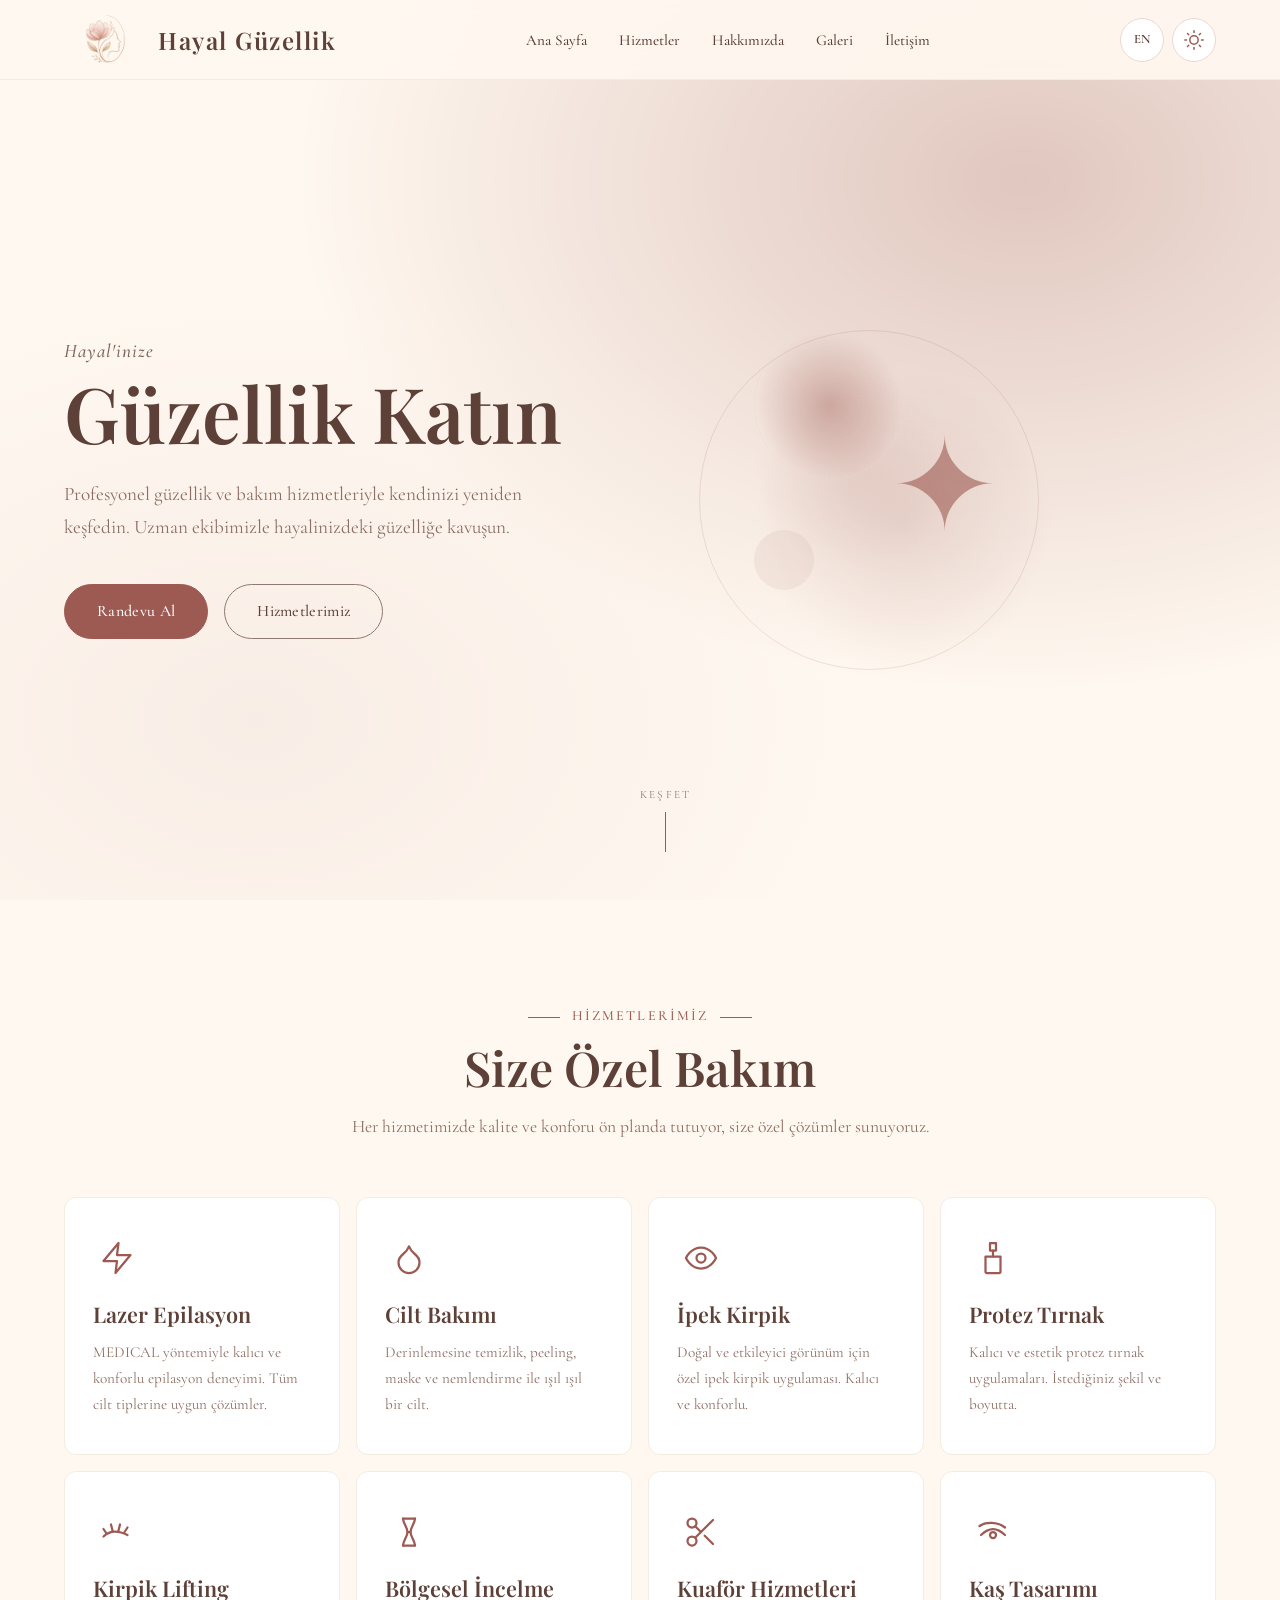
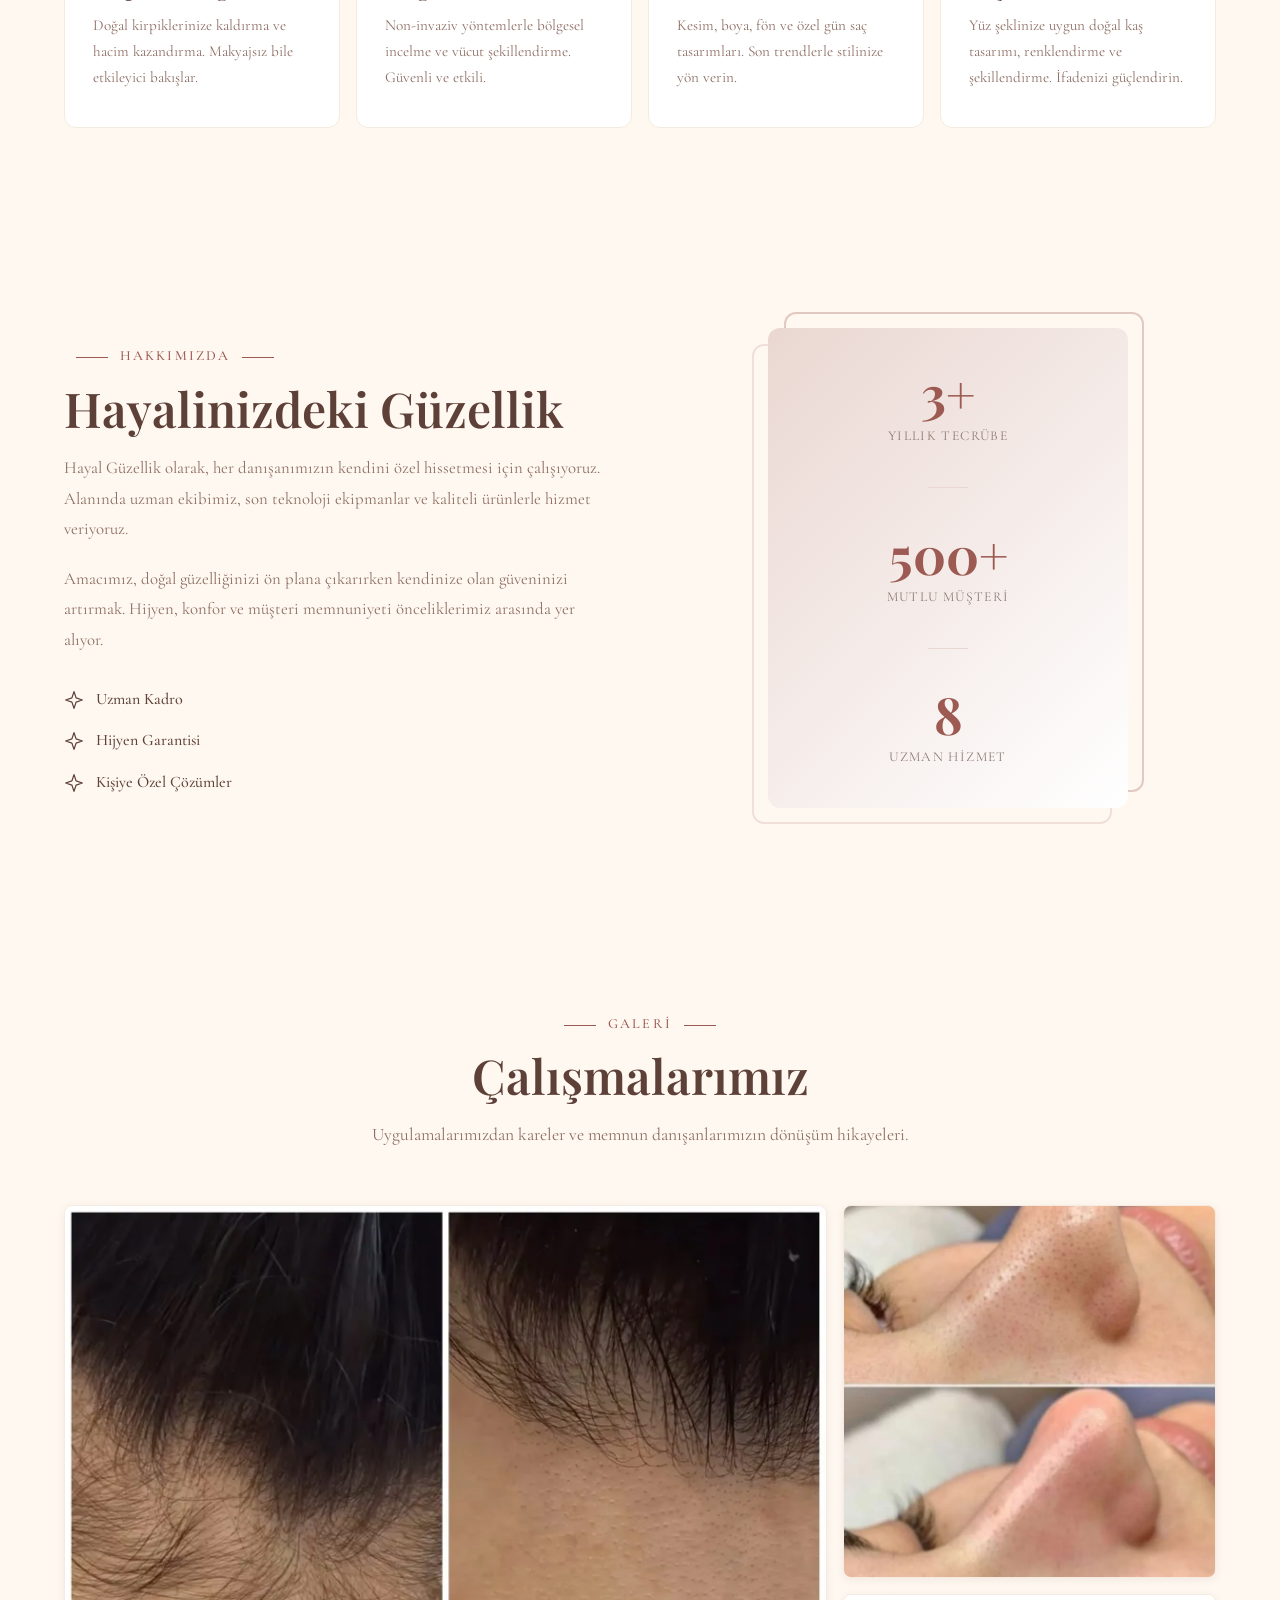
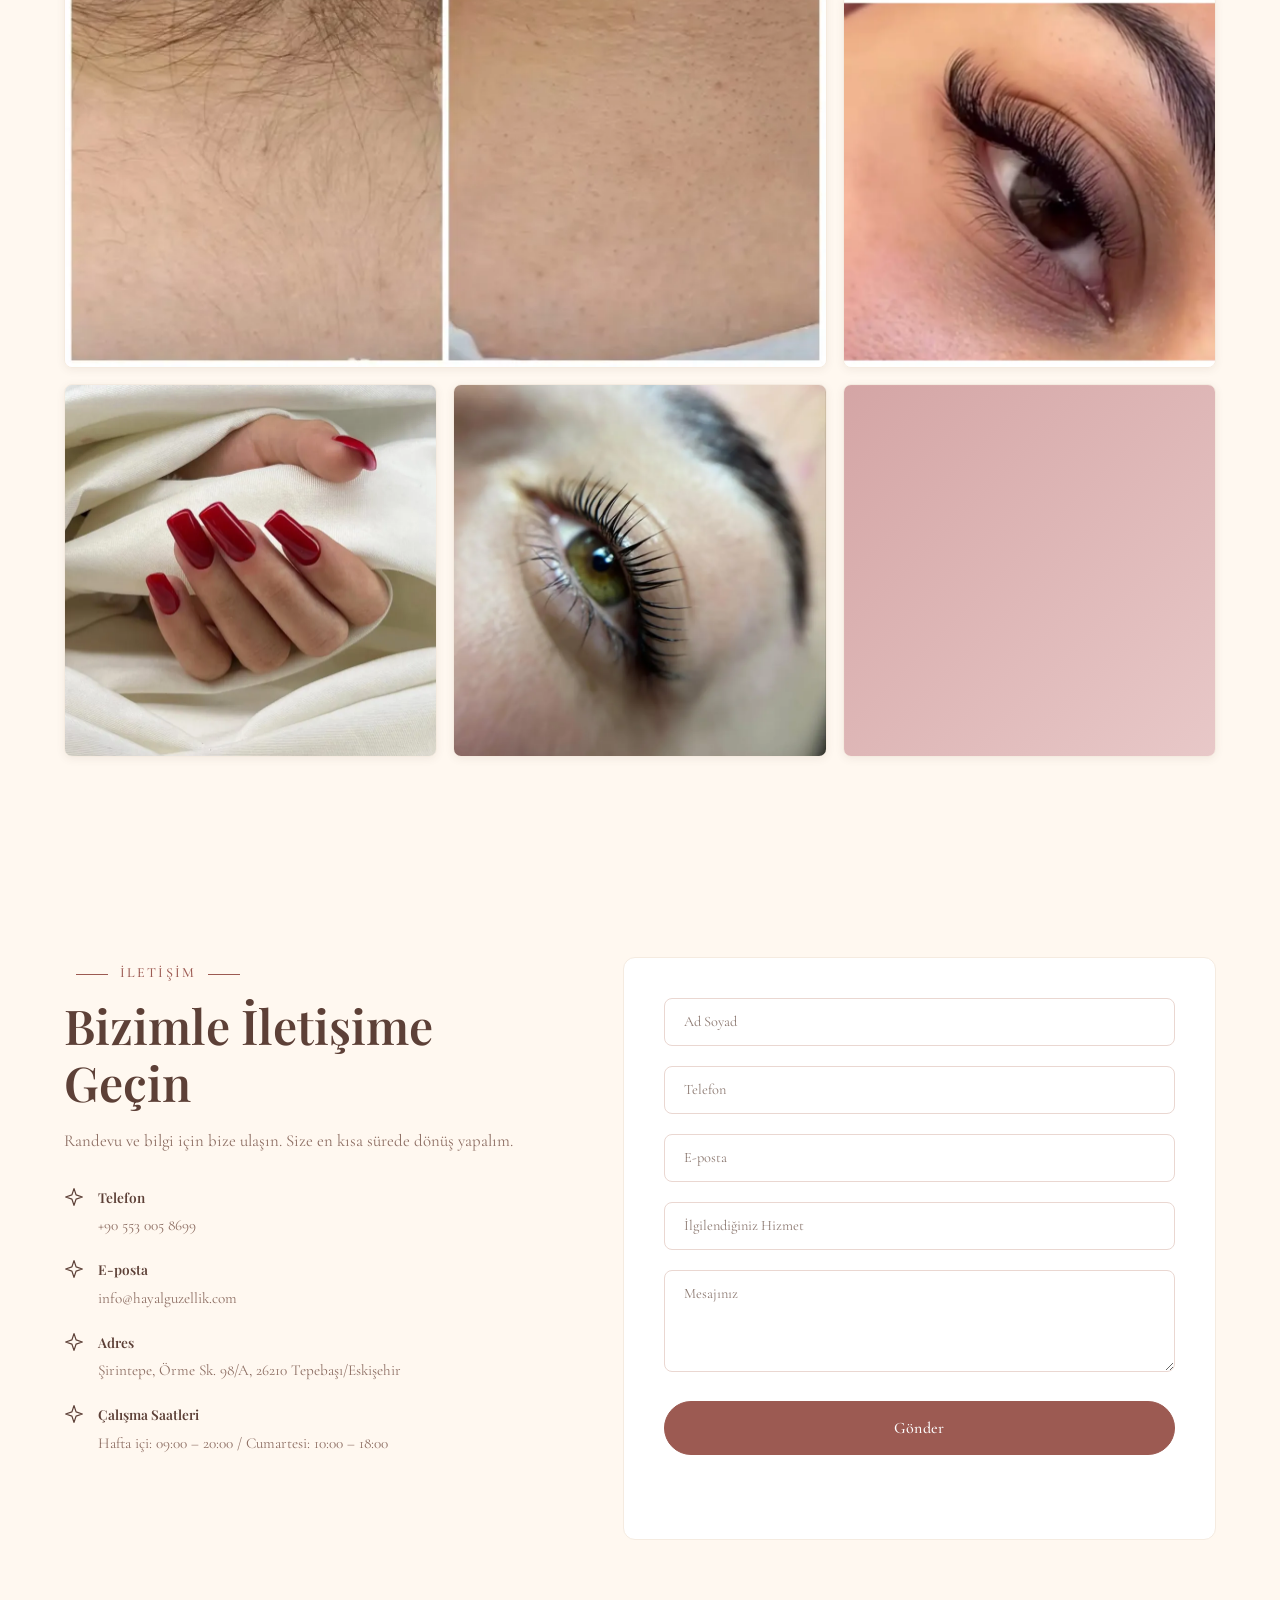
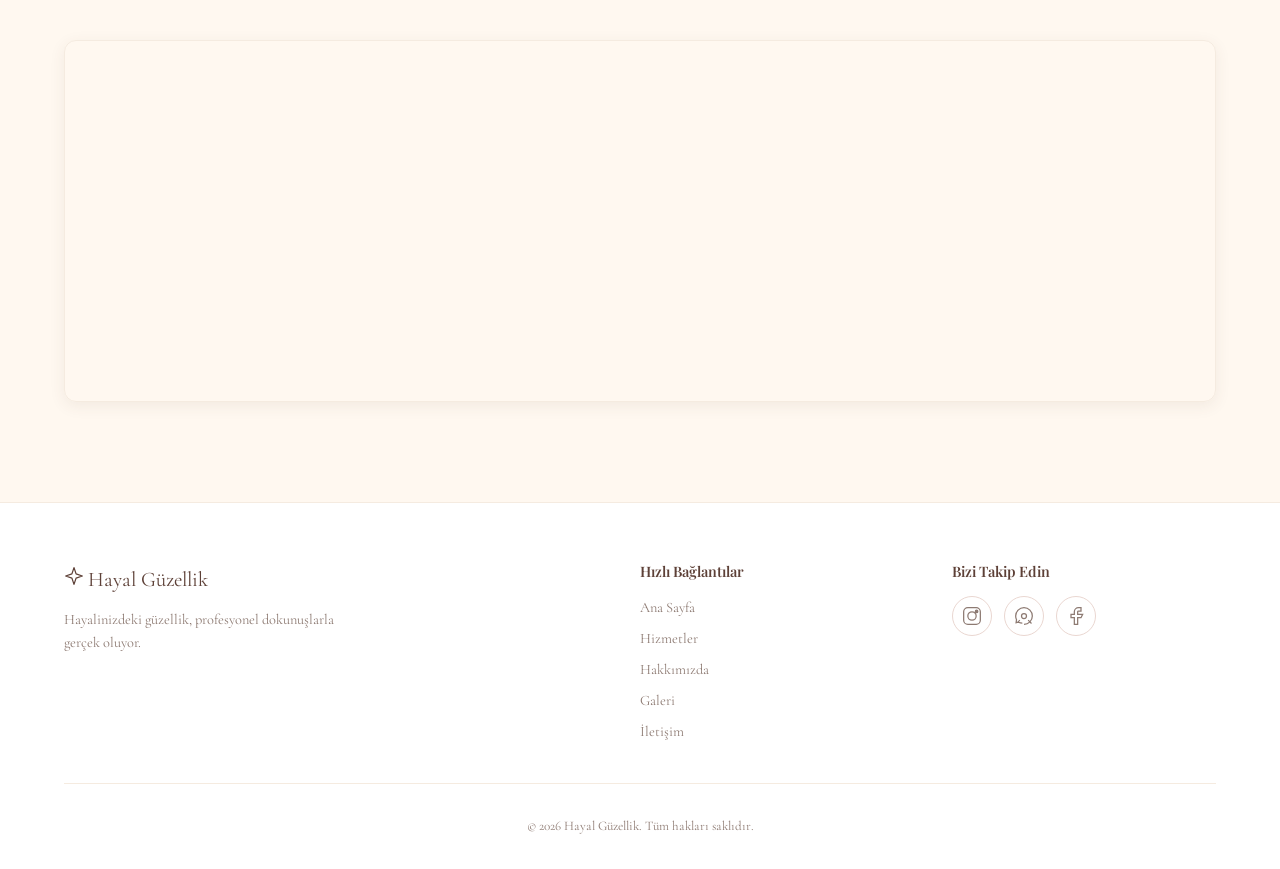
<file: index.html>
<!DOCTYPE html>
<html lang="tr" data-theme="light">

<head>
  <meta charset="UTF-8">
  <meta name="viewport" content="width=device-width, initial-scale=1.0">
  <meta name="description"
    content="Hayal Güzellik — Profesyonel lazer epilasyon, cilt bakımı, ipek kirpik, protez tırnak, kirpik lifting, bölgesel incelme ve kuaför hizmetleri. İstanbul'da güzellik ve bakımın adresi.">
  <meta name="theme-color" content="#FFF8F0">
  <meta name="robots" content="index, follow">
  <title>Hayal Güzellik | Profesyonel Güzellik &amp; Bakım</title>
  <link rel="icon" type="image/svg+xml" href="assets/icons/favicon.svg">
  <link rel="preconnect" href="https://fonts.googleapis.com">
  <link rel="preconnect" href="https://fonts.gstatic.com" crossorigin>
  <link
    href="https://fonts.googleapis.com/css2?family=Playfair+Display:ital,wght@0,400;0,500;0,600;0,700;1,400;1,500&family=Cormorant+Garamond:ital,wght@0,300;0,400;0,500;0,600;1,300;1,400;1,500&display=swap"
    rel="stylesheet">
  <link rel="stylesheet" href="assets/css/style.css">
  <link rel="alternate" href="en.html" hreflang="en">
  <!-- PERFORMANS: Google Maps ve iletişim formu API'sine önceden bağlan -->
  <link rel="preconnect" href="https://maps.google.com">
  <link rel="preconnect" href="https://api.web3forms.com">
  <link rel="dns-prefetch" href="https://maps.google.com">
  <link rel="dns-prefetch" href="https://api.web3forms.com">
  <!-- PERFORMANS: Logo önceden yüklenir (ilk ekranda görünür) -->
  <link rel="preload" href="assets/icons/logo.webp" as="image" type="image/webp">
</head>

<body>

  <a href="#main-content" class="skip-link">İçeriğe atla</a>

  <header class="header">
    <div class="header__inner container">
      <a href="#" class="logo" aria-label="Hayal Güzellik Ana Sayfa">
        <img src="assets/icons/logo.webp" alt="" class="logo__img" aria-hidden="true" width="200" height="200">
        <span class="logo__text">Hayal Güzellik</span>
      </a>
      <nav class="nav" aria-label="Ana menü">
        <ul class="nav__list" id="navList">
          <li class="nav__item"><a href="#hero" class="nav__link">Ana Sayfa</a></li>
          <li class="nav__item"><a href="#services" class="nav__link">Hizmetler</a></li>
          <li class="nav__item"><a href="#about" class="nav__link">Hakkımızda</a></li>
          <li class="nav__item"><a href="#gallery" class="nav__link">Galeri</a></li>
          <li class="nav__item"><a href="#contact" class="nav__link">İletişim</a></li>
        </ul>
      </nav>
      <div class="header__actions">
        <a href="en.html" class="lang-toggle" title="English" aria-label="Switch to English">EN</a>
        <button class="theme-toggle" id="themeToggle" aria-label="Tema değiştir" title="Tema değiştir">
          <svg class="theme-toggle__icon theme-toggle__sun" width="20" height="20" viewBox="0 0 24 24" fill="none"
            stroke="currentColor" stroke-width="1.8" stroke-linecap="round" aria-hidden="true">
            <circle cx="12" cy="12" r="5" />
            <path
              d="M12 1v2M12 21v2M4.22 4.22l1.42 1.42M18.36 18.36l1.42 1.42M1 12h2M21 12h2M4.22 19.78l1.42-1.42M18.36 5.64l1.42-1.42" />
          </svg>
          <svg class="theme-toggle__icon theme-toggle__moon" width="20" height="20" viewBox="0 0 24 24" fill="none"
            stroke="currentColor" stroke-width="1.8" stroke-linecap="round" aria-hidden="true">
            <path d="M21 12.79A9 9 0 1 1 11.21 3 7 7 0 0 0 21 12.79z" />
          </svg>
        </button>
        <button class="nav-toggle" id="navToggle" aria-label="Menüyü aç/kapa" aria-expanded="false">
          <span class="nav-toggle__bar" aria-hidden="true"></span>
          <span class="nav-toggle__bar" aria-hidden="true"></span>
          <span class="nav-toggle__bar" aria-hidden="true"></span>
        </button>
      </div>
    </div>
  </header>

  <main id="main-content">
    <section class="hero" id="hero" aria-label="Hoş Geldiniz">
      <div class="hero__bg" aria-hidden="true"></div>
      <div class="hero__inner container">
        <div class="hero__content">
          <h1 class="hero__title">
            <span class="hero__title-sub">Hayal'inize</span>
            <span class="hero__title-main">Güzellik Katın</span>
          </h1>
          <p class="hero__desc">Profesyonel güzellik ve bakım hizmetleriyle kendinizi yeniden keşfedin. Uzman ekibimizle
            hayalinizdeki güzelliğe kavuşun.</p>
          <div class="hero__actions">
            <a href="#contact" class="btn btn--primary">Randevu Al</a>
            <a href="#services" class="btn btn--ghost">Hizmetlerimiz</a>
          </div>
        </div>
        <div class="hero__visual" aria-hidden="true">
          <div class="hero__shape"></div>
          <div class="hero__shape hero__shape--2"></div>
          <div class="hero__shape hero__shape--3"></div>
          <div class="hero__shape hero__shape--4"></div>
          <div class="hero__ring"></div>
          <div class="hero__ornament">✦</div>
        </div>
      </div>
      <div class="hero__scroll" aria-hidden="true">
        <span class="hero__scroll-text">Keşfet</span>
        <span class="hero__scroll-line"></span>
      </div>
    </section>

    <section class="services section" id="services" aria-labelledby="services-title">
      <div class="container">
        <div class="section__header">
          <span class="section__label">Hizmetlerimiz</span>
          <h2 class="section__title" id="services-title">Size Özel Bakım</h2>
          <p class="section__desc">Her hizmetimizde kalite ve konforu ön planda tutuyor, size özel çözümler sunuyoruz.
          </p>
        </div>
        <div class="services__grid">
          <!-- Lazer Epilasyon -->
          <article class="service-card" tabindex="0">
            <div class="service-card__icon" aria-hidden="true">
              <svg width="36" height="36">
                <use href="#icon-lazer"></use>
              </svg>
            </div>
            <h3 class="service-card__title">Lazer Epilasyon</h3>
            <p class="service-card__desc">MEDICAL yöntemiyle kalıcı ve konforlu epilasyon deneyimi. Tüm cilt tiplerine
              uygun çözümler.</p>
          </article>

          <!-- Cilt Bakımı -->
          <article class="service-card" tabindex="0">
            <div class="service-card__icon" aria-hidden="true">
              <svg width="36" height="36">
                <use href="#icon-cilt"></use>
              </svg>
            </div>
            <h3 class="service-card__title">Cilt Bakımı</h3>
            <p class="service-card__desc">Derinlemesine temizlik, peeling, maske ve nemlendirme ile ışıl ışıl bir cilt.
            </p>
          </article>

          <!-- İpek Kirpik -->
          <article class="service-card" tabindex="0">
            <div class="service-card__icon" aria-hidden="true">
              <svg width="36" height="36">
                <use href="#icon-kirpik"></use>
              </svg>
            </div>
            <h3 class="service-card__title">İpek Kirpik</h3>
            <p class="service-card__desc">Doğal ve etkileyici görünüm için özel ipek kirpik uygulaması. Kalıcı ve
              konforlu.</p>
          </article>

          <!-- Protez Tırnak -->
          <article class="service-card" tabindex="0">
            <div class="service-card__icon" aria-hidden="true">
              <svg width="36" height="36">
                <use href="#icon-tirnak"></use>
              </svg>
            </div>
            <h3 class="service-card__title">Protez Tırnak</h3>
            <p class="service-card__desc">Kalıcı ve estetik protez tırnak uygulamaları. İstediğiniz şekil ve boyutta.
            </p>
          </article>

          <!-- Kirpik Lifting -->
          <article class="service-card" tabindex="0">
            <div class="service-card__icon" aria-hidden="true">
              <svg width="36" height="36">
                <use href="#icon-lifting"></use>
              </svg>
            </div>
            <h3 class="service-card__title">Kirpik Lifting</h3>
            <p class="service-card__desc">Doğal kirpiklerinize kaldırma ve hacim kazandırma. Makyajsız bile etkileyici
              bakışlar.</p>
          </article>

          <!-- Bölgesel İncelme -->
          <article class="service-card" tabindex="0">
            <div class="service-card__icon" aria-hidden="true">
              <svg width="36" height="36">
                <use href="#icon-incelme"></use>
              </svg>
            </div>
            <h3 class="service-card__title">Bölgesel İncelme</h3>
            <p class="service-card__desc">Non-invaziv yöntemlerle bölgesel incelme ve vücut şekillendirme. Güvenli ve
              etkili.</p>
          </article>

          <!-- Kuaför Hizmetleri -->
          <article class="service-card" tabindex="0">
            <div class="service-card__icon" aria-hidden="true">
              <svg width="36" height="36">
                <use href="#icon-kuafor"></use>
              </svg>
            </div>
            <h3 class="service-card__title">Kuaför Hizmetleri</h3>
            <p class="service-card__desc">Kesim, boya, fön ve özel gün saç tasarımları. Son trendlerle stilinize yön
              verin.</p>
          </article>

          <!-- Kaş Tasarımı -->
          <article class="service-card" tabindex="0">
            <div class="service-card__icon" aria-hidden="true">
              <svg width="36" height="36">
                <use href="#icon-kas"></use>
              </svg>
            </div>
            <h3 class="service-card__title">Kaş Tasarımı</h3>
            <p class="service-card__desc">Yüz şeklinize uygun doğal kaş tasarımı, renklendirme ve şekillendirme.
              İfadenizi güçlendirin.</p>
          </article>
        </div>
      </div>
    </section>

    <section class="about section" id="about" aria-labelledby="about-title">
      <div class="container">
        <div class="about__inner">
          <div class="about__content">
            <span class="section__label">Hakkımızda</span>
            <h2 class="section__title" id="about-title">Hayalinizdeki Güzellik</h2>
            <p class="about__text">Hayal Güzellik olarak, her danışanımızın kendini özel hissetmesi için çalışıyoruz.
              Alanında uzman ekibimiz, son teknoloji ekipmanlar ve kaliteli ürünlerle hizmet veriyoruz.</p>
            <p class="about__text">Amacımız, doğal güzelliğinizi ön plana çıkarırken kendinize olan güveninizi artırmak.
              Hijyen, konfor ve müşteri memnuniyeti önceliklerimiz arasında yer alıyor.</p>
            <div class="about__features">
              <div class="about__feature">
                <svg class="icon-sparkle" width="20" height="20" viewBox="0 0 24 24" fill="none" stroke="currentColor"
                  stroke-width="1.5" stroke-linecap="round" stroke-linejoin="round" aria-hidden="true">
                  <path d="M12 2L14.5 9.5L22 12L14.5 14.5L12 22L9.5 14.5L2 12L9.5 9.5L12 2Z" />
                </svg>
                <span>Uzman Kadro</span>
              </div>
              <div class="about__feature">
                <svg class="icon-sparkle" width="20" height="20" viewBox="0 0 24 24" fill="none" stroke="currentColor"
                  stroke-width="1.5" stroke-linecap="round" stroke-linejoin="round" aria-hidden="true">
                  <path d="M12 2L14.5 9.5L22 12L14.5 14.5L12 22L9.5 14.5L2 12L9.5 9.5L12 2Z" />
                </svg>
                <span>Hijyen Garantisi</span>
              </div>
              <div class="about__feature">
                <svg class="icon-sparkle" width="20" height="20" viewBox="0 0 24 24" fill="none" stroke="currentColor"
                  stroke-width="1.5" stroke-linecap="round" stroke-linejoin="round" aria-hidden="true">
                  <path d="M12 2L14.5 9.5L22 12L14.5 14.5L12 22L9.5 14.5L2 12L9.5 9.5L12 2Z" />
                </svg>
                <span>Kişiye Özel Çözümler</span>
              </div>
            </div>
          </div>
          <div class="about__visual" aria-hidden="true">
            <div class="about__stats">
              <div class="about__deco"></div>
              <div class="about__deco about__deco--2"></div>
              <div class="about__stat">
                <span class="about__stat-number">3+</span>
                <span class="about__stat-label">Yıllık Tecrübe</span>
              </div>
              <div class="about__stat-divider"></div>
              <div class="about__stat">
                <span class="about__stat-number">500+</span>
                <span class="about__stat-label">Mutlu Müşteri</span>
              </div>
              <div class="about__stat-divider"></div>
              <div class="about__stat">
                <span class="about__stat-number">8</span>
                <span class="about__stat-label">Uzman Hizmet</span>
              </div>
            </div>
          </div>
        </div>
      </div>
    </section>

    <section class="gallery section" id="gallery" aria-labelledby="gallery-title">
      <div class="container">
        <div class="section__header">
          <span class="section__label">Galeri</span>
          <h2 class="section__title" id="gallery-title">Çalışmalarımız</h2>
          <p class="section__desc">Uygulamalarımızdan kareler ve memnun danışanlarımızın dönüşüm hikayeleri.</p>
        </div>
        <div class="gallery__grid">
          <!-- PERFORMANS: width/height ve loading="lazy" sayfa yüklenirken
               resimlerin yerini sabitler (CLS'yi önler) ve ekranda görünene kadar
               yüklenmezler -->
          <figure class="gallery__item gallery__item--wide" tabindex="0">
            <img class="gallery__img" src="assets/img/optimized/lazer.webp" alt="Lazer epilasyon uygulaması öncesi ve sonrası" width="800" height="800" loading="lazy" decoding="async">
            <figcaption class="gallery__caption">Lazer Epilasyon</figcaption>
          </figure>
          <figure class="gallery__item" tabindex="0">
            <img class="gallery__img" src="assets/img/optimized/ciltbakimi.webp" alt="Cilt bakımı uygulaması" width="400" height="400" loading="lazy" decoding="async">
            <figcaption class="gallery__caption">Cilt Bakımı</figcaption>
          </figure>
          <figure class="gallery__item" tabindex="0">
            <img class="gallery__img" src="assets/img/optimized/ipek_kirpik.webp" alt="İpek kirpik uygulaması" width="400" height="400" loading="lazy" decoding="async">
            <figcaption class="gallery__caption">İpek Kirpik</figcaption>
          </figure>
          <figure class="gallery__item" tabindex="0">
            <img class="gallery__img" src="assets/img/optimized/protez_tirnak.webp" alt="Protez tırnak tasarımı" width="400" height="400" loading="lazy" decoding="async">
            <figcaption class="gallery__caption">Protez Tırnak</figcaption>
          </figure>
          <figure class="gallery__item" tabindex="0">
            <img class="gallery__img" src="assets/img/optimized/kirpik_lifting.webp" alt="Kirpik lifting uygulaması" width="400" height="400" loading="lazy" decoding="async">
            <figcaption class="gallery__caption">Kirpik Lifting</figcaption>
          </figure>
          <figure class="gallery__item" tabindex="0">
            <div class="gallery__img" style="background-image: linear-gradient(135deg, #D4A5A5 0%, #E8C8C8 100%);"
              role="img" aria-label="Saç tasarımı ve kuaför hizmeti"></div>
            <figcaption class="gallery__caption">Kuaför</figcaption>
          </figure>

        </div>
      </div>
    </section>

    <section class="contact section" id="contact" aria-labelledby="contact-title">
      <div class="container">
        <div class="contact__inner">
          <div class="contact__info">
            <span class="section__label">İletişim</span>
            <h2 class="section__title" id="contact-title">Bizimle İletişime Geçin</h2>
            <p class="contact__text">Randevu ve bilgi için bize ulaşın. Size en kısa sürede dönüş yapalım.</p>
            <div class="contact__details">
              <div class="contact__detail">
                <svg class="icon-sparkle" width="20" height="20" viewBox="0 0 24 24" fill="none" stroke="currentColor"
                  stroke-width="1.5" stroke-linecap="round" stroke-linejoin="round" aria-hidden="true">
                  <path d="M12 2L14.5 9.5L22 12L14.5 14.5L12 22L9.5 14.5L2 12L9.5 9.5L12 2Z" />
                </svg>
                <div>
                  <strong>Telefon</strong>
                  <a href="tel:+905530058699" class="contact__link">+90 553 005 8699</a>
                </div>
              </div>
              <div class="contact__detail">
                <svg class="icon-sparkle" width="20" height="20" viewBox="0 0 24 24" fill="none" stroke="currentColor"
                  stroke-width="1.5" stroke-linecap="round" stroke-linejoin="round" aria-hidden="true">
                  <path d="M12 2L14.5 9.5L22 12L14.5 14.5L12 22L9.5 14.5L2 12L9.5 9.5L12 2Z" />
                </svg>
                <div>
                  <strong>E-posta</strong>
                  <a href="mailto:info@hayalguzellik.com" class="contact__link">info@hayalguzellik.com</a>
                </div>
              </div>
              <div class="contact__detail">
                <svg class="icon-sparkle" width="20" height="20" viewBox="0 0 24 24" fill="none" stroke="currentColor"
                  stroke-width="1.5" stroke-linecap="round" stroke-linejoin="round" aria-hidden="true">
                  <path d="M12 2L14.5 9.5L22 12L14.5 14.5L12 22L9.5 14.5L2 12L9.5 9.5L12 2Z" />
                </svg>
                <div>
                  <strong>Adres</strong>
                  <span>Şirintepe, Örme Sk. 98/A, 26210 Tepebaşı/Eskişehir</span>
                </div>
              </div>
              <div class="contact__detail">
                <svg class="icon-sparkle" width="20" height="20" viewBox="0 0 24 24" fill="none" stroke="currentColor"
                  stroke-width="1.5" stroke-linecap="round" stroke-linejoin="round" aria-hidden="true">
                  <path d="M12 2L14.5 9.5L22 12L14.5 14.5L12 22L9.5 14.5L2 12L9.5 9.5L12 2Z" />
                </svg>
                <div>
                  <strong>Çalışma Saatleri</strong>
                  <span>Hafta içi: 09:00 – 20:00 / Cumartesi: 10:00 – 18:00</span>
                </div>
              </div>
            </div>
          </div>
          <div class="contact__form-wrapper">
            <form class="contact__form" id="contactForm" action="https://api.web3forms.com/submit" method="POST">
              <input type="hidden" name="access_key" value="YOUR_ACCESS_KEY_HERE">
              <input type="hidden" name="subject" value="Hayal Güzellik - Web Sitesi İletişim Formu">
              <input type="checkbox" name="botcheck" class="contact__hp" tabindex="-1" aria-hidden="true">
              <div class="contact__form-group">
                <label for="name" class="contact__label">Ad Soyad</label>
                <input type="text" id="name" name="name" class="contact__input" required placeholder=" ">
              </div>
              <div class="contact__form-group">
                <label for="phone" class="contact__label">Telefon</label>
                <input type="tel" id="phone" name="phone" class="contact__input" required placeholder=" ">
              </div>
              <div class="contact__form-group">
                <label for="email" class="contact__label">E-posta</label>
                <input type="email" id="email" name="email" class="contact__input" required placeholder=" ">
              </div>
              <div class="contact__form-group">
                <label for="service" class="contact__label">İlgilendiğiniz Hizmet</label>
                <select id="service" name="service" class="contact__input contact__select" required>
                  <option value="" disabled selected hidden></option>
                  <option value="Lazer Epilasyon">Lazer Epilasyon</option>
                  <option value="Cilt Bakımı">Cilt Bakımı</option>
                  <option value="İpek Kirpik">İpek Kirpik</option>
                  <option value="Protez Tırnak">Protez Tırnak</option>
                  <option value="Kirpik Lifting">Kirpik Lifting</option>
                  <option value="Bölgesel İncelme">Bölgesel İncelme</option>
                  <option value="Kuaför Hizmetleri">Kuaför Hizmetleri</option>
                  <option value="Kaş Tasarımı">Kaş Tasarımı</option>
                  <option value="Diğer">Diğer</option>
                </select>
              </div>
              <div class="contact__form-group contact__form-group--full">
                <label for="message" class="contact__label">Mesajınız</label>
                <textarea id="message" name="message" class="contact__input contact__textarea" rows="4" required
                  placeholder=" "></textarea>
              </div>
              <button type="submit" class="btn btn--primary contact__submit">Gönder</button>
              <p class="contact__form-status" id="formStatus" role="status" aria-live="polite"></p>
            </form>
          </div>
        </div>
      </div>
    </section>

    <section class="map section" id="map" aria-label="Konum">
      <div class="container">
        <div class="map__wrapper">
          <iframe
            src="https://maps.google.com/maps?q=%C5%9Eirintepe%2C%20%C3%96rme%20Sk.%2098%2FA%2C%2026210%20Tepeba%C5%9F%C4%B1%2FEski%C5%9Fehir&output=embed"
            class="map__iframe"
            allowfullscreen
            loading="lazy"
            referrerpolicy="no-referrer-when-downgrade"
            title="Hayal Güzellik konumu">
          </iframe>
        </div>
      </div>
    </section>
  </main>

  <footer class="footer">
    <div class="container">
      <div class="footer__inner">
        <div class="footer__brand">
          <svg class="icon-sparkle" width="20" height="20" viewBox="0 0 24 24" fill="none" stroke="currentColor"
            stroke-width="1.5" stroke-linecap="round" stroke-linejoin="round" aria-hidden="true">
            <path d="M12 2L14.5 9.5L22 12L14.5 14.5L12 22L9.5 14.5L2 12L9.5 9.5L12 2Z" />
          </svg>
          <span class="logo__text">Hayal Güzellik</span>
          <p class="footer__tagline">Hayalinizdeki güzellik, profesyonel dokunuşlarla gerçek oluyor.</p>
        </div>
        <div class="footer__nav">
          <h4 class="footer__heading">Hızlı Bağlantılar</h4>
          <nav aria-label="Alt menü">
            <ul class="footer__list">
              <li><a href="#hero" class="footer__link">Ana Sayfa</a></li>
              <li><a href="#services" class="footer__link">Hizmetler</a></li>
              <li><a href="#about" class="footer__link">Hakkımızda</a></li>
              <li><a href="#gallery" class="footer__link">Galeri</a></li>
              <li><a href="#contact" class="footer__link">İletişim</a></li>
            </ul>
          </nav>
        </div>

        <div class="footer__social">
          <h4 class="footer__heading">Bizi Takip Edin</h4>
          <div class="footer__social-links">
            <a href="https://www.instagram.com/hayalguzelliksalonu/" class="footer__social-link" aria-label="Instagram" title="Instagram">
              <svg width="20" height="20" viewBox="0 0 24 24" fill="none" stroke="currentColor" stroke-width="1.5">
                <rect x="2" y="2" width="20" height="20" rx="5" />
                <circle cx="12" cy="12" r="5" />
                <circle cx="17.5" cy="6.5" r="1.5" fill="currentColor" />
              </svg>
            </a>
            <a href="https://wa.me/905530058699" class="footer__social-link" aria-label="WhatsApp" title="WhatsApp">
              <svg width="20" height="20" viewBox="0 0 24 24" fill="none" stroke="currentColor" stroke-width="1.5">
                <path
                  d="M17 17L21 21M4 20L7 17M12 22C17.5228 22 22 17.5228 22 12C22 6.47715 17.5228 2 12 2C6.47715 2 2 6.47715 2 12C2 13.5997 2.37562 15.1116 3.04346 16.4521L2.5 20L5.5479 19.4565C6.88837 20.1244 8.4003 20.5 10 20.5" />
                <circle cx="12" cy="12" r="3" />
              </svg>
            </a>
            <a href="#" class="footer__social-link" aria-label="Facebook" title="Facebook">
              <svg width="20" height="20" viewBox="0 0 24 24" fill="none" stroke="currentColor" stroke-width="1.5">
                <path
                  d="M18 2H15C12.2386 2 10 4.23858 10 7V10H6V14H10V22H14V14H18L20 10H14V7C14 6.44772 14.4477 6 15 6H18V2Z" />
              </svg>
            </a>
          </div>
        </div>
      </div>
      <div class="footer__bottom">
        <p>&copy; 2026 Hayal Güzellik. Tüm hakları saklıdır.</p>
      </div>
    </div>
  </footer>


  <!-- ikonlar (SVG SPRITE) -->
  <svg style="display: none;" aria-hidden="true">
    <!-- Yıldız/Parıltı İkonu -->
    <symbol id="icon-sparkle" viewBox="0 0 24 24" fill="none" stroke="currentColor" stroke-width="1.5"
      stroke-linecap="round" stroke-linejoin="round">
      <path d="M12 2L14.5 9.5L22 12L14.5 14.5L12 22L9.5 14.5L2 12L9.5 9.5L12 2Z" />
    </symbol>

    <!-- Lazer Epilasyon -->
    <symbol id="icon-lazer" viewBox="0 0 24 24" fill="none" stroke="currentColor" stroke-width="1.5"
      stroke-linecap="round" stroke-linejoin="round">
      <polygon points="13 2 3 14 12 14 11 22 21 10 12 10 13 2" />
    </symbol>

    <!-- Cilt Bakımı -->
    <symbol id="icon-cilt" viewBox="0 0 24 24" fill="none" stroke="currentColor" stroke-width="1.5"
      stroke-linecap="round" stroke-linejoin="round">
      <path d="M12 22a7 7 0 0 0 7-7c0-2-1-3.9-3-5.5s-3.5-4-4-5.3c-.5 1.3-2 3.7-4 5.3S5 13 5 15a7 7 0 0 0 7 7z" />
    </symbol>

    <!-- İpek Kirpik -->
    <symbol id="icon-kirpik" viewBox="0 0 24 24" fill="none" stroke="currentColor" stroke-width="1.5"
      stroke-linecap="round" stroke-linejoin="round">
      <path d="M2 12s3-7 10-7 10 7 10 7-3 7-10 7-10-7-10-7Z" />
      <circle cx="12" cy="12" r="3" />
    </symbol>

    <!-- Protez Tırnak -->
    <symbol id="icon-tirnak" viewBox="0 0 24 24" fill="none" stroke="currentColor" stroke-width="1.5"
      stroke-linecap="round" stroke-linejoin="round">
      <path d="M10 2h4v5h-4z" />
      <path d="M12 7v4" />
      <path d="M7 11h10v10a1 1 0 0 1-1 1H8a1 1 0 0 1-1-1z" />
    </symbol>

    <!-- Kirpik Lifting -->
    <symbol id="icon-lifting" viewBox="0 0 24 24" fill="none" stroke="currentColor" stroke-width="1.5"
      stroke-linecap="round" stroke-linejoin="round">
      <path d="M3 15c4-4 10-4 16-1" />
      <path d="M17 12l2-3" />
      <path d="M13 11l1-4" />
      <path d="M9 11l-1-4" />
      <path d="M5 13l-2-3" />
    </symbol>

    <!-- Bölgesel İncelme -->
    <symbol id="icon-incelme" viewBox="0 0 24 24" fill="none" stroke="currentColor" stroke-width="1.5"
      stroke-linecap="round" stroke-linejoin="round">
      <path d="M8 3h8" />
      <path d="M16 3c0 3-3 6-3 9s3 6 3 9" />
      <path d="M8 3c0 3 3 6 3 9s-3 6-3 9" />
      <path d="M8 21h8" />
      <line x1="11" y1="12" x2="13" y2="12" />
    </symbol>

    <!-- Kuaför -->
    <symbol id="icon-kuafor" viewBox="0 0 24 24" fill="none" stroke="currentColor" stroke-width="1.5"
      stroke-linecap="round" stroke-linejoin="round">
      <circle cx="6" cy="6" r="3" />
      <circle cx="6" cy="18" r="3" />
      <line x1="20" y1="4" x2="8.12" y2="15.88" />
      <line x1="14.47" y1="14.48" x2="20" y2="20" />
      <line x1="8.12" y1="8.12" x2="12" y2="12" />
    </symbol>

    <!-- Kaş Tasarımı -->
    <symbol id="icon-kas" viewBox="0 0 24 24" fill="none" stroke="currentColor" stroke-width="1.5" stroke-linecap="round" stroke-linejoin="round">
    <path d="M3 8c4-3 12-3 17 1" />
    <path d="M4 14s4-4 8-4 8 4 8 4" />
    <circle cx="12" cy="14" r="2" />
  </symbol>
  </svg>

  <script src="assets/js/main.js" defer></script>
</body>

</html>
</file>
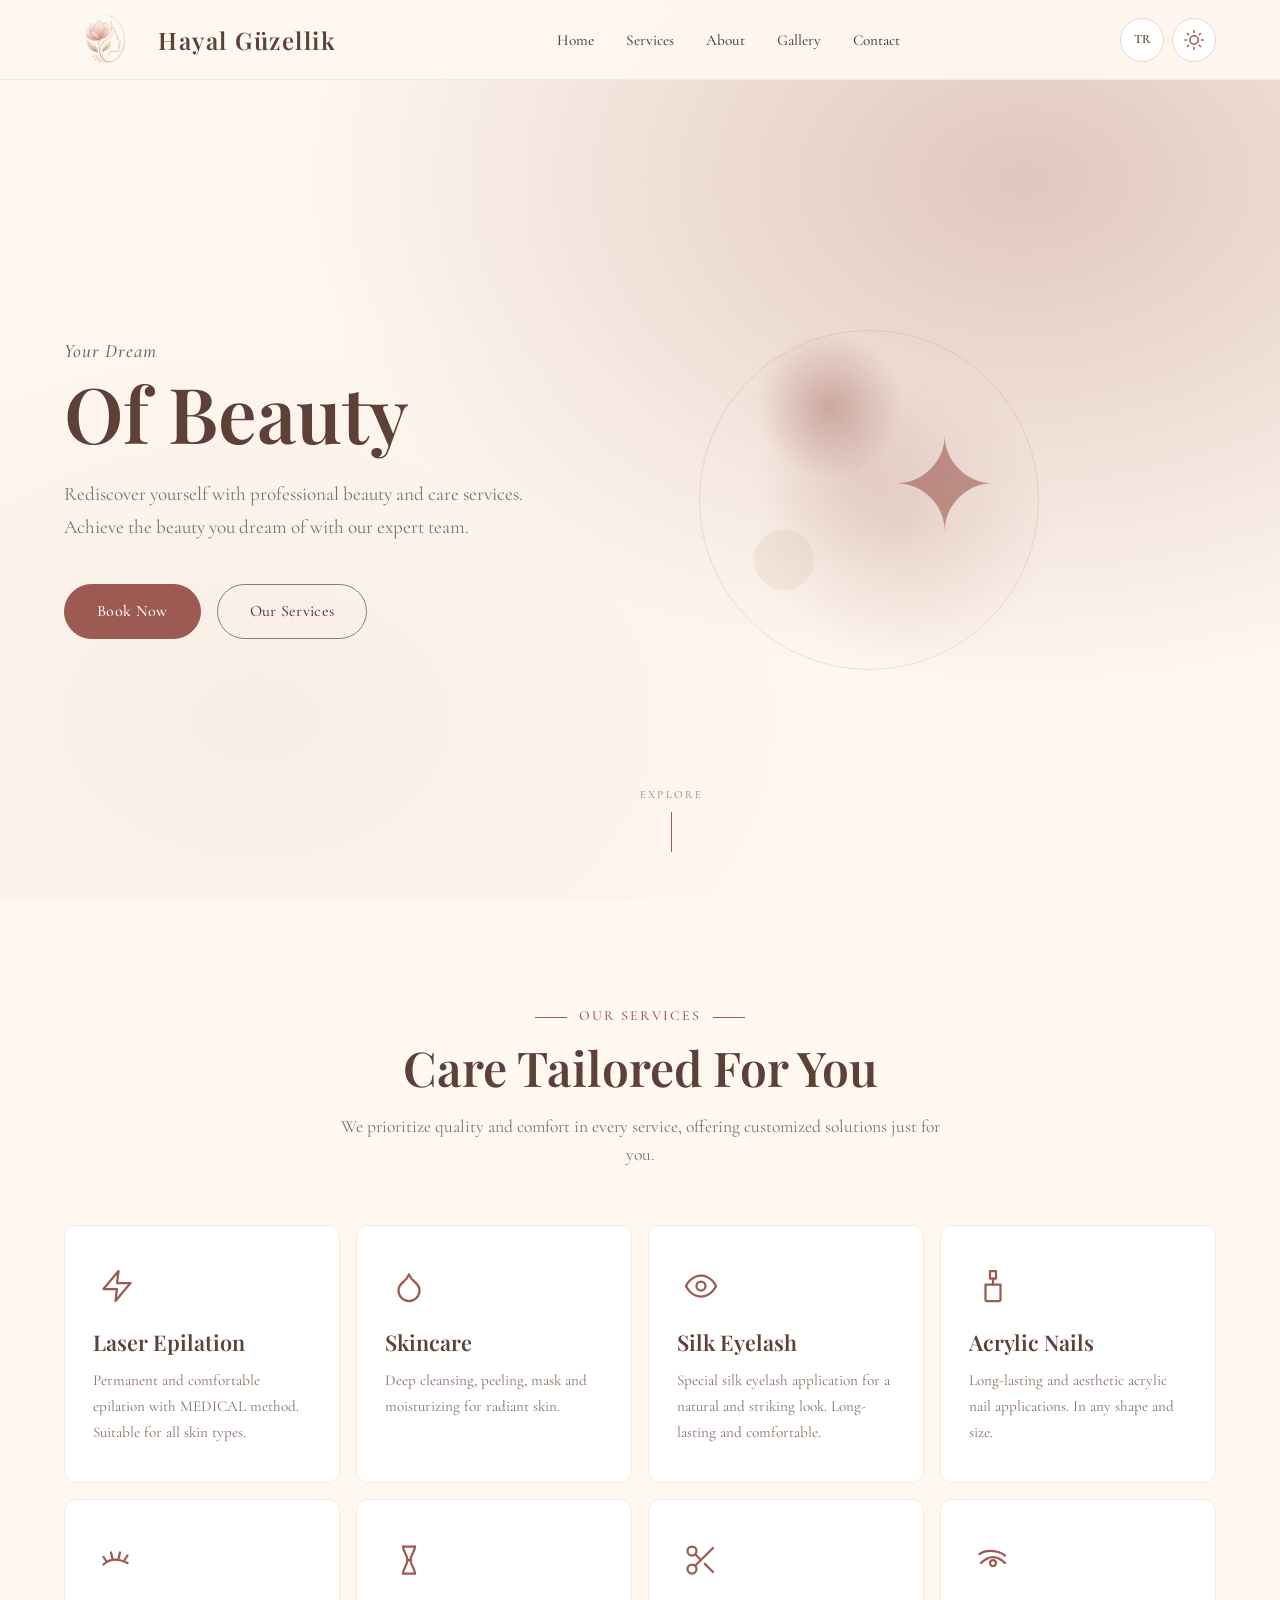
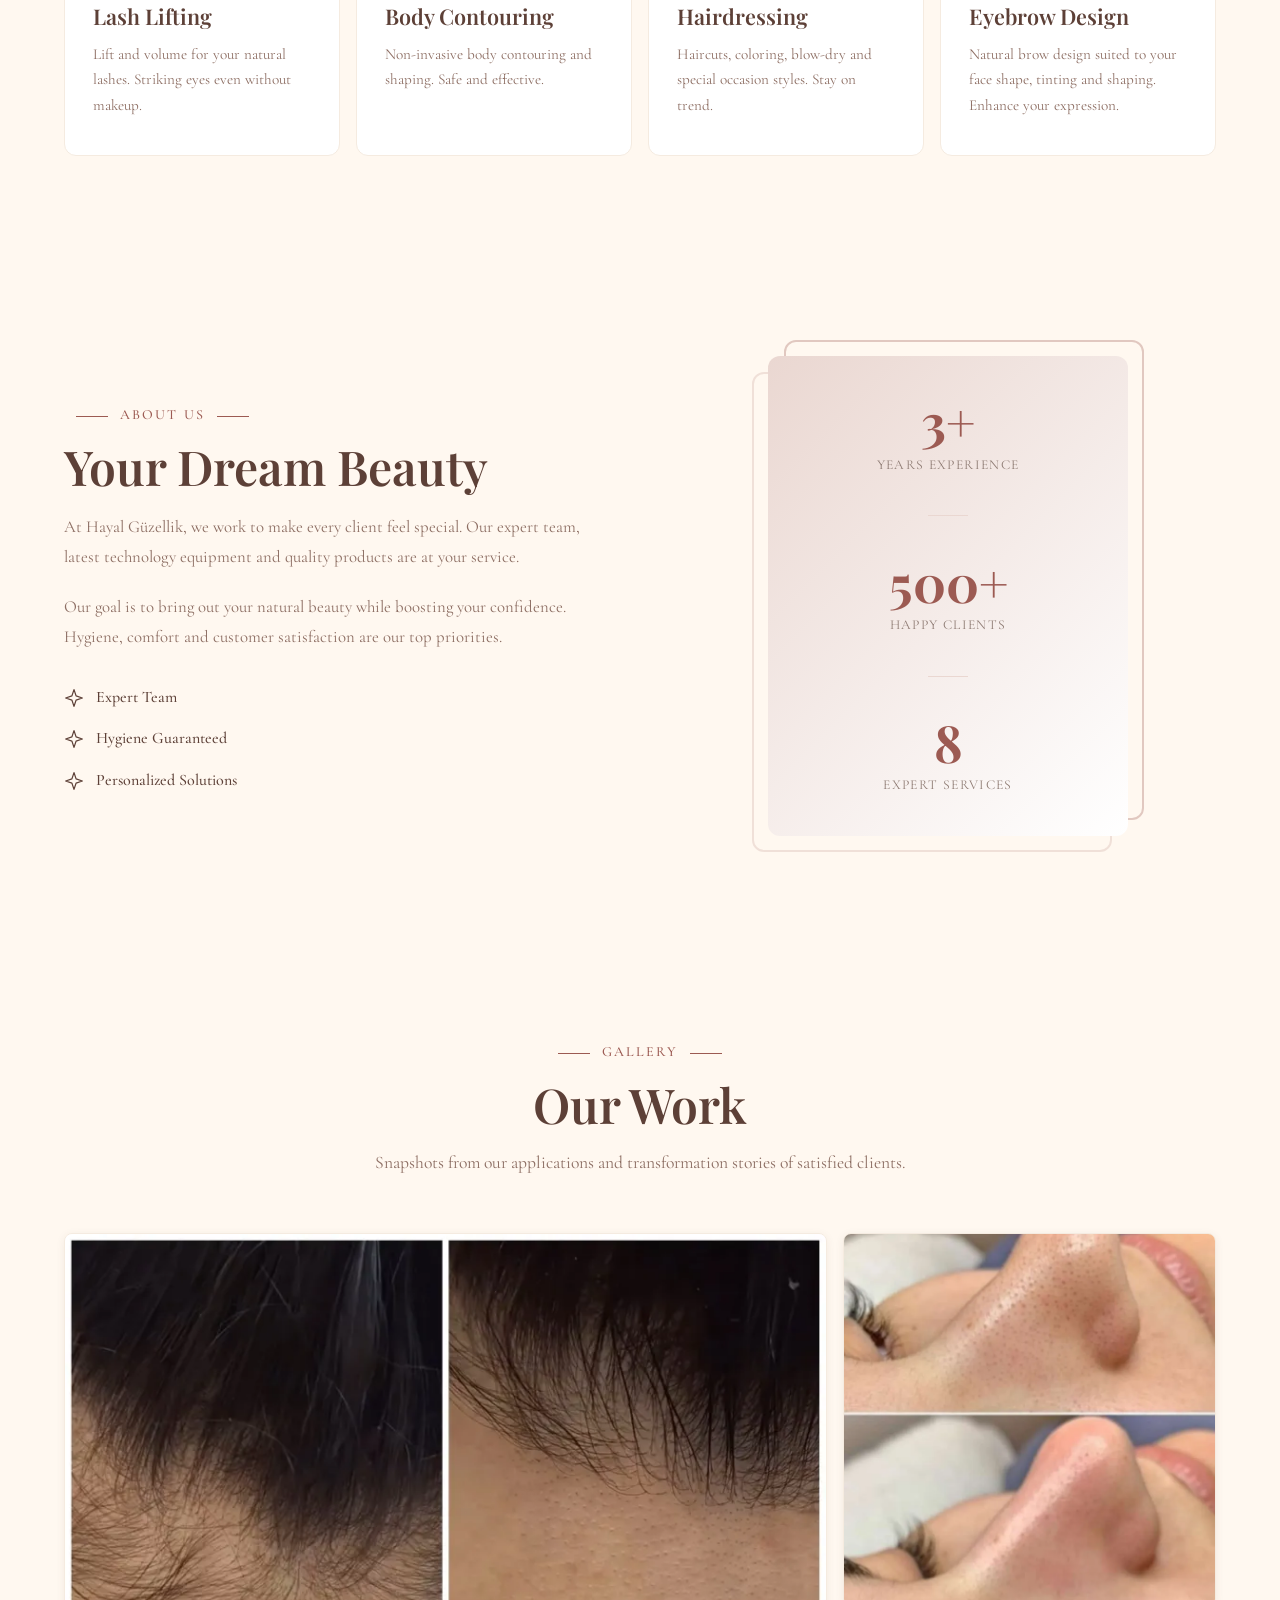
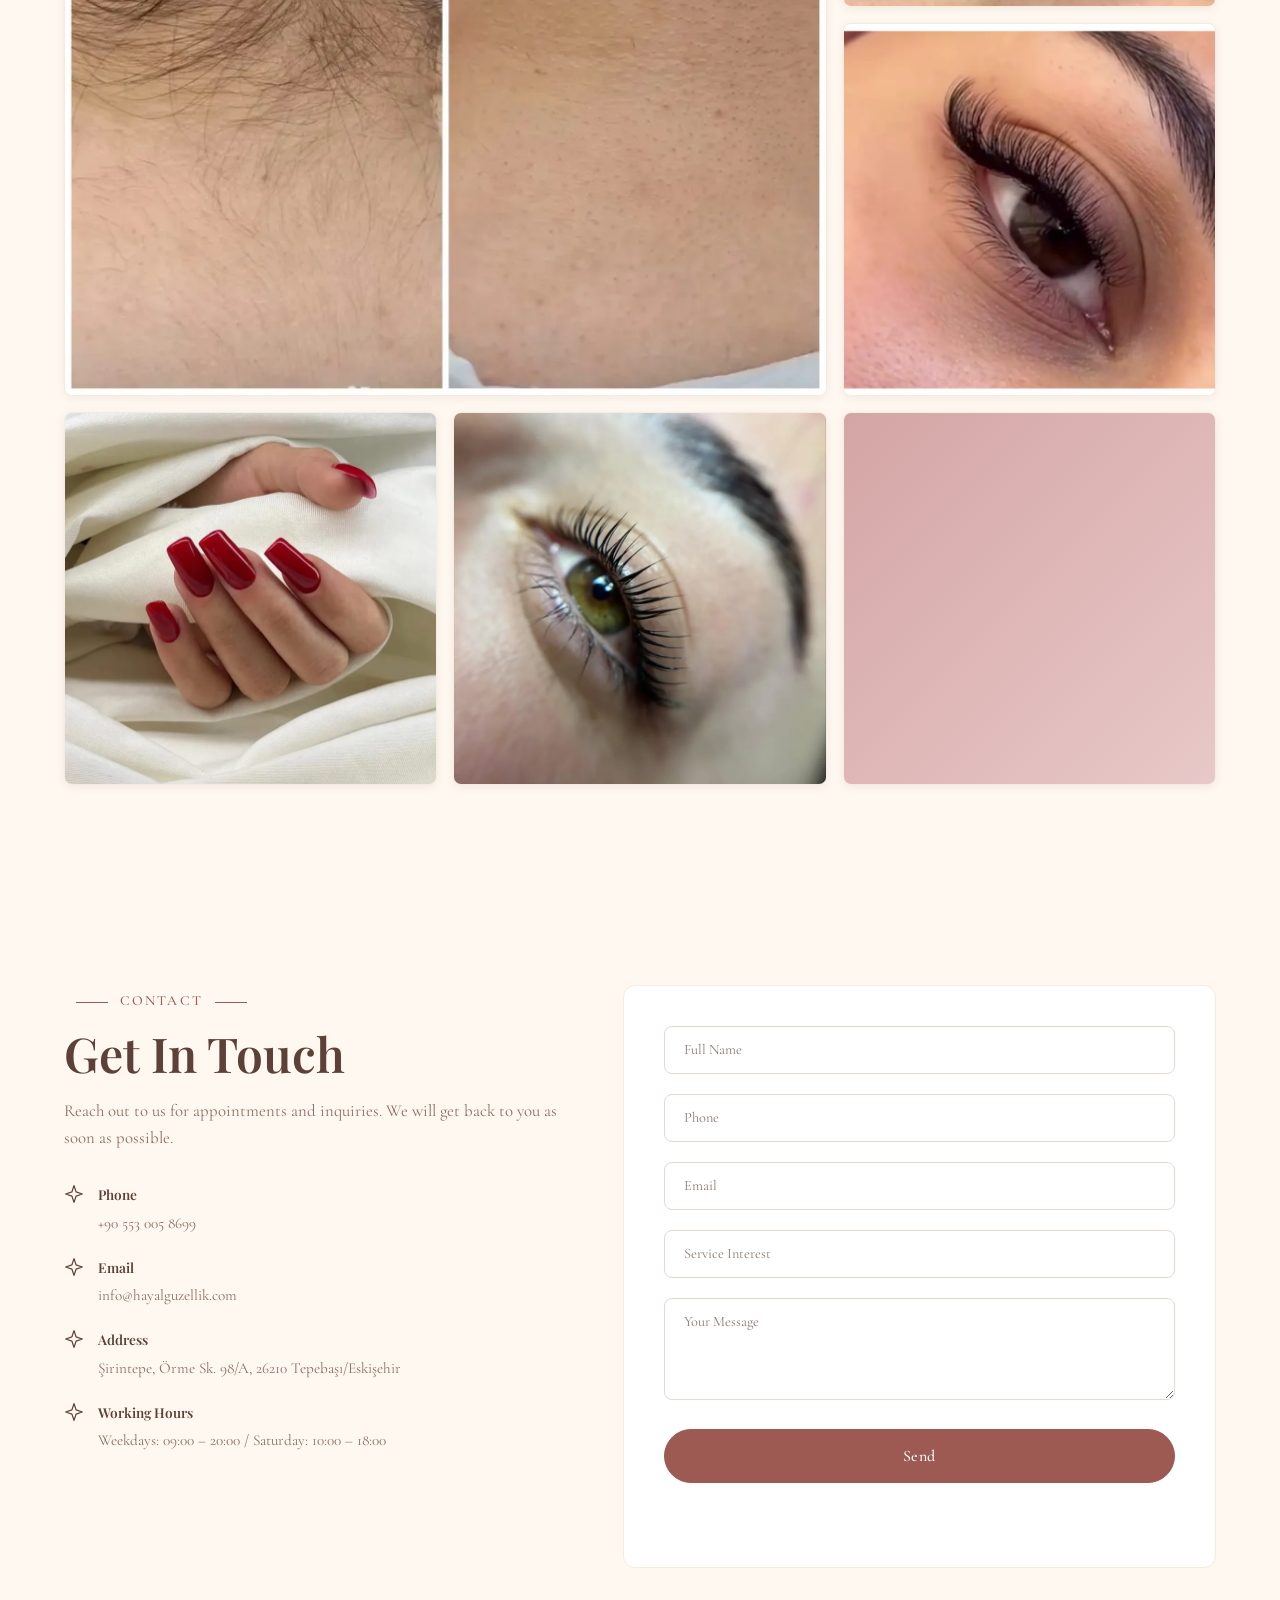
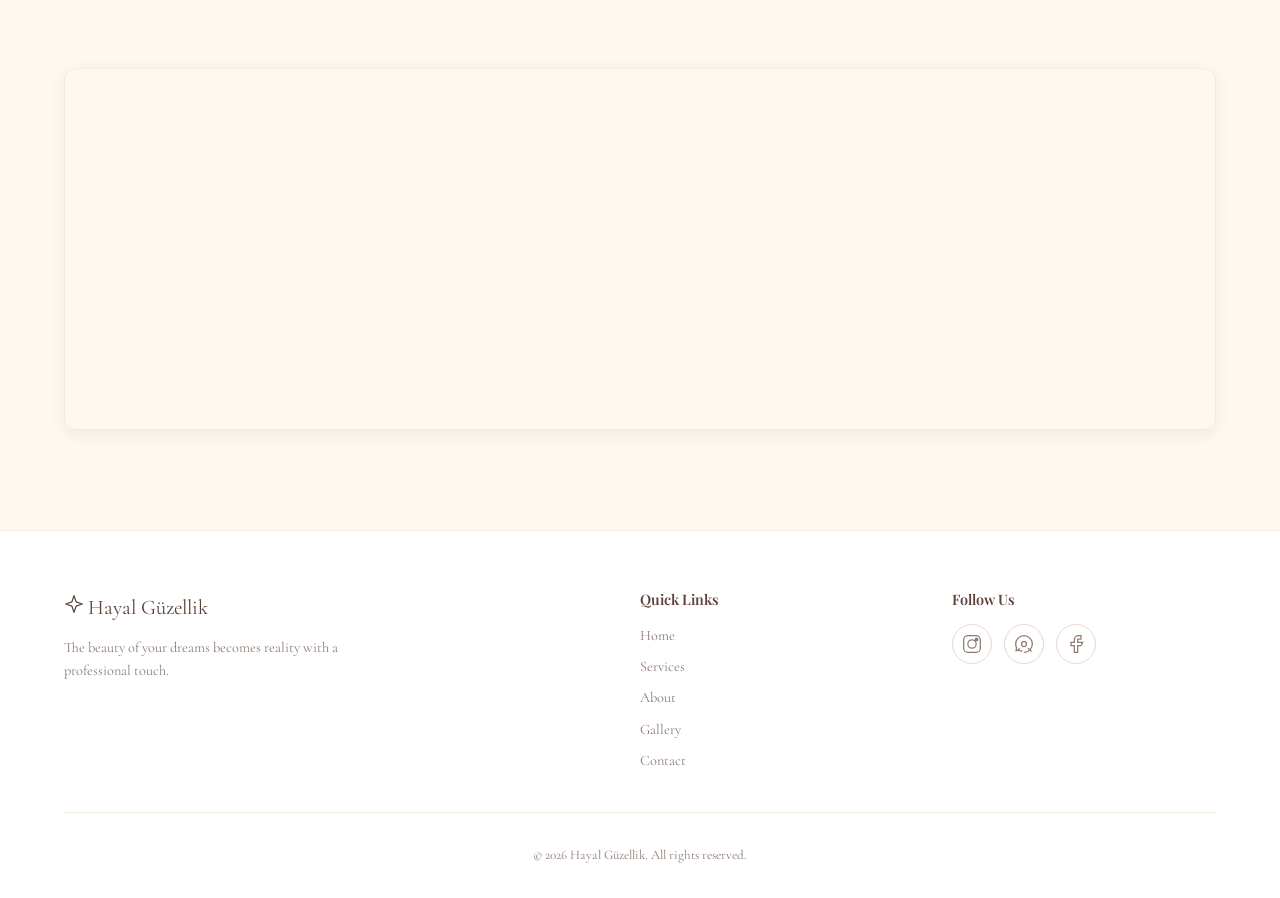
<file: en.html>
<!DOCTYPE html>
<html lang="en" data-theme="light">

<head>
  <meta charset="UTF-8">
  <meta name="viewport" content="width=device-width, initial-scale=1.0">
  <meta name="description"
    content="Hayal Güzellik — Professional laser epilation, skincare, silk eyelash, acrylic nails, lash lifting, body contouring and hairdressing services in Eskişehir, Turkey.">
  <meta name="theme-color" content="#FFF8F0">
  <meta name="robots" content="index, follow">
  <title>Hayal Güzellik | Professional Beauty &amp; Care</title>
  <link rel="icon" type="image/svg+xml" href="assets/icons/favicon.svg">
  <link rel="preconnect" href="https://fonts.googleapis.com">
  <link rel="preconnect" href="https://fonts.gstatic.com" crossorigin>
  <link
    href="https://fonts.googleapis.com/css2?family=Playfair+Display:ital,wght@0,400;0,500;0,600;0,700;1,400;1,500&family=Cormorant+Garamond:ital,wght@0,300;0,400;0,500;0,600;1,300;1,400;1,500&display=swap"
    rel="stylesheet">
  <link rel="stylesheet" href="assets/css/style.css">
  <link rel="alternate" href="index.html" hreflang="tr">
  <!-- PERFORMANS: Google Maps ve iletişim formu API'sine önceden bağlan -->
  <link rel="preconnect" href="https://maps.google.com">
  <link rel="preconnect" href="https://api.web3forms.com">
  <link rel="dns-prefetch" href="https://maps.google.com">
  <link rel="dns-prefetch" href="https://api.web3forms.com">
  <!-- PERFORMANS: Logo önceden yüklenir (ilk ekranda görünür) -->
  <link rel="preload" href="assets/icons/logo.webp" as="image" type="image/webp">
</head>

<body>

  <a href="#main-content" class="skip-link">Skip to content</a>

  <header class="header">
    <div class="header__inner container">
      <a href="#" class="logo" aria-label="Hayal Güzellik Homepage">
        <!-- PERFORMANS: logo.svg 401KB'dı, WebP'ye dönüştürüldü (6KB) -->
        <img src="assets/icons/logo.webp" alt="" class="logo__img" aria-hidden="true" width="200" height="200">
        <span class="logo__text">Hayal Güzellik</span>
      </a>
      <nav class="nav" aria-label="Main menu">
        <ul class="nav__list" id="navList">
          <li class="nav__item"><a href="#hero" class="nav__link">Home</a></li>
          <li class="nav__item"><a href="#services" class="nav__link">Services</a></li>
          <li class="nav__item"><a href="#about" class="nav__link">About</a></li>
          <li class="nav__item"><a href="#gallery" class="nav__link">Gallery</a></li>
          <li class="nav__item"><a href="#contact" class="nav__link">Contact</a></li>
        </ul>
      </nav>
      <div class="header__actions">
        <a href="index.html" class="lang-toggle" title="Türkçe" aria-label="Türkçeye geç">TR</a>
        <button class="theme-toggle" id="themeToggle" aria-label="Change theme" title="Change theme">
          <svg class="theme-toggle__icon theme-toggle__sun" width="20" height="20" viewBox="0 0 24 24" fill="none"
            stroke="currentColor" stroke-width="1.8" stroke-linecap="round" aria-hidden="true">
            <circle cx="12" cy="12" r="5" />
            <path
              d="M12 1v2M12 21v2M4.22 4.22l1.42 1.42M18.36 18.36l1.42 1.42M1 12h2M21 12h2M4.22 19.78l1.42-1.42M18.36 5.64l1.42-1.42" />
          </svg>
          <svg class="theme-toggle__icon theme-toggle__moon" width="20" height="20" viewBox="0 0 24 24" fill="none"
            stroke="currentColor" stroke-width="1.8" stroke-linecap="round" aria-hidden="true">
            <path d="M21 12.79A9 9 0 1 1 11.21 3 7 7 0 0 0 21 12.79z" />
          </svg>
        </button>
        <button class="nav-toggle" id="navToggle" aria-label="Open/close menu" aria-expanded="false">
          <span class="nav-toggle__bar" aria-hidden="true"></span>
          <span class="nav-toggle__bar" aria-hidden="true"></span>
          <span class="nav-toggle__bar" aria-hidden="true"></span>
        </button>
      </div>
    </div>
  </header>

  <main id="main-content">
    <section class="hero" id="hero" aria-label="Welcome">
      <div class="hero__bg" aria-hidden="true"></div>
      <div class="hero__inner container">
        <div class="hero__content">
          <h1 class="hero__title">
            <span class="hero__title-sub">Your Dream</span>
            <span class="hero__title-main">Of Beauty</span>
          </h1>
          <p class="hero__desc">Rediscover yourself with professional beauty and care services. Achieve the beauty you
            dream of with our expert team.</p>
          <div class="hero__actions">
            <a href="#contact" class="btn btn--primary">Book Now</a>
            <a href="#services" class="btn btn--ghost">Our Services</a>
          </div>
        </div>
        <div class="hero__visual" aria-hidden="true">
          <div class="hero__shape"></div>
          <div class="hero__shape hero__shape--2"></div>
          <div class="hero__shape hero__shape--3"></div>
          <div class="hero__shape hero__shape--4"></div>
          <div class="hero__ring"></div>
          <div class="hero__ornament">✦</div>
        </div>
      </div>
      <div class="hero__scroll" aria-hidden="true">
        <span class="hero__scroll-text">Explore</span>
        <span class="hero__scroll-line"></span>
      </div>
    </section>

    <section class="services section" id="services" aria-labelledby="services-title">
      <div class="container">
        <div class="section__header">
          <span class="section__label">Our Services</span>
          <h2 class="section__title" id="services-title">Care Tailored For You</h2>
          <p class="section__desc">We prioritize quality and comfort in every service, offering customized solutions
            just for you.</p>
        </div>
        <div class="services__grid">
          <!-- Laser Epilation -->
          <article class="service-card" tabindex="0">
            <div class="service-card__icon" aria-hidden="true">
              <svg width="36" height="36">
                <use href="#icon-lazer"></use>
              </svg>
            </div>
            <h3 class="service-card__title">Laser Epilation</h3>
            <p class="service-card__desc">Permanent and comfortable epilation with MEDICAL method. Suitable for all skin
              types.</p>
          </article>

          <!-- Skincare -->
          <article class="service-card" tabindex="0">
            <div class="service-card__icon" aria-hidden="true">
              <svg width="36" height="36">
                <use href="#icon-cilt"></use>
              </svg>
            </div>
            <h3 class="service-card__title">Skincare</h3>
            <p class="service-card__desc">Deep cleansing, peeling, mask and moisturizing for radiant skin.
            </p>
          </article>

          <!-- Silk Eyelash -->
          <article class="service-card" tabindex="0">
            <div class="service-card__icon" aria-hidden="true">
              <svg width="36" height="36">
                <use href="#icon-kirpik"></use>
              </svg>
            </div>
            <h3 class="service-card__title">Silk Eyelash</h3>
            <p class="service-card__desc">Special silk eyelash application for a natural and striking look. Long-lasting
              and comfortable.</p>
          </article>

          <!-- Acrylic Nails -->
          <article class="service-card" tabindex="0">
            <div class="service-card__icon" aria-hidden="true">
              <svg width="36" height="36">
                <use href="#icon-tirnak"></use>
              </svg>
            </div>
            <h3 class="service-card__title">Acrylic Nails</h3>
            <p class="service-card__desc">Long-lasting and aesthetic acrylic nail applications. In any shape and size.
            </p>
          </article>

          <!-- Lash Lifting -->
          <article class="service-card" tabindex="0">
            <div class="service-card__icon" aria-hidden="true">
              <svg width="36" height="36">
                <use href="#icon-lifting"></use>
              </svg>
            </div>
            <h3 class="service-card__title">Lash Lifting</h3>
            <p class="service-card__desc">Lift and volume for your natural lashes. Striking eyes even without makeup.
            </p>
          </article>

          <!-- Body Contouring -->
          <article class="service-card" tabindex="0">
            <div class="service-card__icon" aria-hidden="true">
              <svg width="36" height="36">
                <use href="#icon-incelme"></use>
              </svg>
            </div>
            <h3 class="service-card__title">Body Contouring</h3>
            <p class="service-card__desc">Non-invasive body contouring and shaping. Safe and effective.</p>
          </article>

          <!-- Hairdressing -->
          <article class="service-card" tabindex="0">
            <div class="service-card__icon" aria-hidden="true">
              <svg width="36" height="36">
                <use href="#icon-kuafor"></use>
              </svg>
            </div>
            <h3 class="service-card__title">Hairdressing</h3>
            <p class="service-card__desc">Haircuts, coloring, blow-dry and special occasion styles. Stay on trend.</p>
          </article>

          <!-- Eyebrow Design -->
          <article class="service-card" tabindex="0">
            <div class="service-card__icon" aria-hidden="true">
              <svg width="36" height="36">
                <use href="#icon-kas"></use>
              </svg>
            </div>
            <h3 class="service-card__title">Eyebrow Design</h3>
            <p class="service-card__desc">Natural brow design suited to your face shape, tinting and shaping. Enhance
              your expression.</p>
          </article>
        </div>
      </div>
    </section>

    <section class="about section" id="about" aria-labelledby="about-title">
      <div class="container">
        <div class="about__inner">
          <div class="about__content">
            <span class="section__label">About Us</span>
            <h2 class="section__title" id="about-title">Your Dream Beauty</h2>
            <p class="about__text">At Hayal Güzellik, we work to make every client feel special. Our expert team, latest
              technology equipment and quality products are at your service.</p>
            <p class="about__text">Our goal is to bring out your natural beauty while boosting your confidence. Hygiene,
              comfort and customer satisfaction are our top priorities.</p>
            <div class="about__features">
              <div class="about__feature">
                <svg class="icon-sparkle" width="20" height="20" viewBox="0 0 24 24" fill="none" stroke="currentColor"
                  stroke-width="1.5" stroke-linecap="round" stroke-linejoin="round" aria-hidden="true">
                  <path d="M12 2L14.5 9.5L22 12L14.5 14.5L12 22L9.5 14.5L2 12L9.5 9.5L12 2Z" />
                </svg>
                <span>Expert Team</span>
              </div>
              <div class="about__feature">
                <svg class="icon-sparkle" width="20" height="20" viewBox="0 0 24 24" fill="none" stroke="currentColor"
                  stroke-width="1.5" stroke-linecap="round" stroke-linejoin="round" aria-hidden="true">
                  <path d="M12 2L14.5 9.5L22 12L14.5 14.5L12 22L9.5 14.5L2 12L9.5 9.5L12 2Z" />
                </svg>
                <span>Hygiene Guaranteed</span>
              </div>
              <div class="about__feature">
                <svg class="icon-sparkle" width="20" height="20" viewBox="0 0 24 24" fill="none" stroke="currentColor"
                  stroke-width="1.5" stroke-linecap="round" stroke-linejoin="round" aria-hidden="true">
                  <path d="M12 2L14.5 9.5L22 12L14.5 14.5L12 22L9.5 14.5L2 12L9.5 9.5L12 2Z" />
                </svg>
                <span>Personalized Solutions</span>
              </div>
            </div>
          </div>
          <div class="about__visual" aria-hidden="true">
            <div class="about__stats">
              <div class="about__deco"></div>
              <div class="about__deco about__deco--2"></div>
              <div class="about__stat">
                <span class="about__stat-number">3+</span>
                <span class="about__stat-label">Years Experience</span>
              </div>
              <div class="about__stat-divider"></div>
              <div class="about__stat">
                <span class="about__stat-number">500+</span>
                <span class="about__stat-label">Happy Clients</span>
              </div>
              <div class="about__stat-divider"></div>
              <div class="about__stat">
                <span class="about__stat-number">8</span>
                <span class="about__stat-label">Expert Services</span>
              </div>
            </div>
          </div>
        </div>
      </div>
    </section>

    <section class="gallery section" id="gallery" aria-labelledby="gallery-title">
      <div class="container">
        <div class="section__header">
          <span class="section__label">Gallery</span>
          <h2 class="section__title" id="gallery-title">Our Work</h2>
          <p class="section__desc">Snapshots from our applications and transformation stories of satisfied clients.</p>
        </div>
        <div class="gallery__grid">
          <!-- PERFORMANS: width/height ve loading="lazy" sayfa yüklenirken
               resimlerin yerini sabitler (CLS'yi önler) ve ekranda görünene kadar
               yüklenmezler -->
          <figure class="gallery__item gallery__item--wide" tabindex="0">
            <img class="gallery__img" src="assets/img/optimized/lazer.webp" alt="Laser epilation before and after" width="800" height="800" loading="lazy" decoding="async">
            <figcaption class="gallery__caption">Laser Epilation</figcaption>
          </figure>
          <figure class="gallery__item" tabindex="0">
            <img class="gallery__img" src="assets/img/optimized/ciltbakimi.webp" alt="Skincare treatment" width="400" height="400" loading="lazy" decoding="async">
            <figcaption class="gallery__caption">Skincare</figcaption>
          </figure>
          <figure class="gallery__item" tabindex="0">
            <img class="gallery__img" src="assets/img/optimized/ipek_kirpik.webp" alt="Silk eyelash application" width="400" height="400" loading="lazy" decoding="async">
            <figcaption class="gallery__caption">Silk Eyelash</figcaption>
          </figure>
          <figure class="gallery__item" tabindex="0">
            <img class="gallery__img" src="assets/img/optimized/protez_tirnak.webp" alt="Acrylic nail design" width="400" height="400" loading="lazy" decoding="async">
            <figcaption class="gallery__caption">Acrylic Nails</figcaption>
          </figure>
          <figure class="gallery__item" tabindex="0">
            <img class="gallery__img" src="assets/img/optimized/kirpik_lifting.webp" alt="Lash lifting application" width="400" height="400" loading="lazy" decoding="async">
            <figcaption class="gallery__caption">Lash Lifting</figcaption>
          </figure>
          <figure class="gallery__item" tabindex="0">
            <div class="gallery__img" style="background-image: linear-gradient(135deg, #D4A5A5 0%, #E8C8C8 100%);"
              role="img" aria-label="Hair styling service"></div>
            <figcaption class="gallery__caption">Hairdressing</figcaption>
          </figure>

        </div>
      </div>
    </section>

    <section class="contact section" id="contact" aria-labelledby="contact-title">
      <div class="container">
        <div class="contact__inner">
          <div class="contact__info">
            <span class="section__label">Contact</span>
            <h2 class="section__title" id="contact-title">Get In Touch</h2>
            <p class="contact__text">Reach out to us for appointments and inquiries. We will get back to you as soon as
              possible.</p>
            <div class="contact__details">
              <div class="contact__detail">
                <svg class="icon-sparkle" width="20" height="20" viewBox="0 0 24 24" fill="none" stroke="currentColor"
                  stroke-width="1.5" stroke-linecap="round" stroke-linejoin="round" aria-hidden="true">
                  <path d="M12 2L14.5 9.5L22 12L14.5 14.5L12 22L9.5 14.5L2 12L9.5 9.5L12 2Z" />
                </svg>
                <div>
                  <strong>Phone</strong>
                  <a href="tel:+905530058699" class="contact__link">+90 553 005 8699</a>
                </div>
              </div>
              <div class="contact__detail">
                <svg class="icon-sparkle" width="20" height="20" viewBox="0 0 24 24" fill="none" stroke="currentColor"
                  stroke-width="1.5" stroke-linecap="round" stroke-linejoin="round" aria-hidden="true">
                  <path d="M12 2L14.5 9.5L22 12L14.5 14.5L12 22L9.5 14.5L2 12L9.5 9.5L12 2Z" />
                </svg>
                <div>
                  <strong>Email</strong>
                  <a href="mailto:info@hayalguzellik.com" class="contact__link">info@hayalguzellik.com</a>
                </div>
              </div>
              <div class="contact__detail">
                <svg class="icon-sparkle" width="20" height="20" viewBox="0 0 24 24" fill="none" stroke="currentColor"
                  stroke-width="1.5" stroke-linecap="round" stroke-linejoin="round" aria-hidden="true">
                  <path d="M12 2L14.5 9.5L22 12L14.5 14.5L12 22L9.5 14.5L2 12L9.5 9.5L12 2Z" />
                </svg>
                <div>
                  <strong>Address</strong>
                  <span>Şirintepe, Örme Sk. 98/A, 26210 Tepebaşı/Eskişehir</span>
                </div>
              </div>
              <div class="contact__detail">
                <svg class="icon-sparkle" width="20" height="20" viewBox="0 0 24 24" fill="none" stroke="currentColor"
                  stroke-width="1.5" stroke-linecap="round" stroke-linejoin="round" aria-hidden="true">
                  <path d="M12 2L14.5 9.5L22 12L14.5 14.5L12 22L9.5 14.5L2 12L9.5 9.5L12 2Z" />
                </svg>
                <div>
                  <strong>Working Hours</strong>
                  <span>Weekdays: 09:00 – 20:00 / Saturday: 10:00 – 18:00</span>
                </div>
              </div>
            </div>
          </div>
          <div class="contact__form-wrapper">
            <form class="contact__form" id="contactForm" action="https://api.web3forms.com/submit" method="POST">
              <input type="hidden" name="access_key" value="YOUR_ACCESS_KEY_HERE">
              <input type="hidden" name="subject" value="Hayal Güzellik - Contact Form">
              <input type="checkbox" name="botcheck" class="contact__hp" tabindex="-1" aria-hidden="true">
              <div class="contact__form-group">
                <label for="name" class="contact__label">Full Name</label>
                <input type="text" id="name" name="name" class="contact__input" required placeholder=" ">
              </div>
              <div class="contact__form-group">
                <label for="phone" class="contact__label">Phone</label>
                <input type="tel" id="phone" name="phone" class="contact__input" required placeholder=" ">
              </div>
              <div class="contact__form-group">
                <label for="email" class="contact__label">Email</label>
                <input type="email" id="email" name="email" class="contact__input" required placeholder=" ">
              </div>
              <div class="contact__form-group">
                <label for="service" class="contact__label">Service Interest</label>
                <select id="service" name="service" class="contact__input contact__select" required>
                  <option value="" disabled selected hidden></option>
                  <option value="Laser Epilation">Laser Epilation</option>
                  <option value="Skincare">Skincare</option>
                  <option value="Silk Eyelash">Silk Eyelash</option>
                  <option value="Acrylic Nails">Acrylic Nails</option>
                  <option value="Lash Lifting">Lash Lifting</option>
                  <option value="Body Contouring">Body Contouring</option>
                  <option value="Hairdressing">Hairdressing</option>
                  <option value="Eyebrow Design">Eyebrow Design</option>
                  <option value="Other">Other</option>
                </select>
              </div>
              <div class="contact__form-group contact__form-group--full">
                <label for="message" class="contact__label">Your Message</label>
                <textarea id="message" name="message" class="contact__input contact__textarea" rows="4" required
                  placeholder=" "></textarea>
              </div>
              <button type="submit" class="btn btn--primary contact__submit">Send</button>
              <p class="contact__form-status" id="formStatus" role="status" aria-live="polite"></p>
            </form>
          </div>
        </div>
      </div>
    </section>

    <section class="map section" id="map" aria-label="Location">
      <div class="container">
        <div class="map__wrapper">
          <iframe
            src="https://maps.google.com/maps?q=%C5%9Eirintepe%2C%20%C3%96rme%20Sk.%2098%2FA%2C%2026210%20Tepeba%C5%9F%C4%B1%2FEski%C5%9Fehir&output=embed"
            class="map__iframe"
            allowfullscreen
            loading="lazy"
            referrerpolicy="no-referrer-when-downgrade"
            title="Hayal Güzellik location">
          </iframe>
        </div>
      </div>
    </section>
  </main>

  <footer class="footer">
    <div class="container">
      <div class="footer__inner">
        <div class="footer__brand">
          <svg class="icon-sparkle" width="20" height="20" viewBox="0 0 24 24" fill="none" stroke="currentColor"
            stroke-width="1.5" stroke-linecap="round" stroke-linejoin="round" aria-hidden="true">
            <path d="M12 2L14.5 9.5L22 12L14.5 14.5L12 22L9.5 14.5L2 12L9.5 9.5L12 2Z" />
          </svg>
          <span class="logo__text">Hayal Güzellik</span>
          <p class="footer__tagline">The beauty of your dreams becomes reality with a professional touch.</p>
        </div>
        <div class="footer__nav">
          <h4 class="footer__heading">Quick Links</h4>
          <nav aria-label="Footer menu">
            <ul class="footer__list">
              <li><a href="#hero" class="footer__link">Home</a></li>
              <li><a href="#services" class="footer__link">Services</a></li>
              <li><a href="#about" class="footer__link">About</a></li>
              <li><a href="#gallery" class="footer__link">Gallery</a></li>
              <li><a href="#contact" class="footer__link">Contact</a></li>
            </ul>
          </nav>
        </div>

        <div class="footer__social">
          <h4 class="footer__heading">Follow Us</h4>
          <div class="footer__social-links">
            <a href="#" class="footer__social-link" aria-label="Instagram" title="Instagram">
              <svg width="20" height="20" viewBox="0 0 24 24" fill="none" stroke="currentColor" stroke-width="1.5">
                <rect x="2" y="2" width="20" height="20" rx="5" />
                <circle cx="12" cy="12" r="5" />
                <circle cx="17.5" cy="6.5" r="1.5" fill="currentColor" />
              </svg>
            </a>
            <a href="#" class="footer__social-link" aria-label="WhatsApp" title="WhatsApp">
              <svg width="20" height="20" viewBox="0 0 24 24" fill="none" stroke="currentColor" stroke-width="1.5">
                <path
                  d="M17 17L21 21M4 20L7 17M12 22C17.5228 22 22 17.5228 22 12C22 6.47715 17.5228 2 12 2C6.47715 2 2 6.47715 2 12C2 13.5997 2.37562 15.1116 3.04346 16.4521L2.5 20L5.5479 19.4565C6.88837 20.1244 8.4003 20.5 10 20.5" />
                <circle cx="12" cy="12" r="3" />
              </svg>
            </a>
            <a href="#" class="footer__social-link" aria-label="Facebook" title="Facebook">
              <svg width="20" height="20" viewBox="0 0 24 24" fill="none" stroke="currentColor" stroke-width="1.5">
                <path
                  d="M18 2H15C12.2386 2 10 4.23858 10 7V10H6V14H10V22H14V14H18L20 10H14V7C14 6.44772 14.4477 6 15 6H18V2Z" />
              </svg>
            </a>
          </div>
        </div>
      </div>
      <div class="footer__bottom">
        <p>&copy; 2026 Hayal Güzellik. All rights reserved.</p>
      </div>
    </div>
  </footer>


  <!-- Icons (SVG SPRITE) -->
  <svg style="display: none;" aria-hidden="true">
    <symbol id="icon-sparkle" viewBox="0 0 24 24" fill="none" stroke="currentColor" stroke-width="1.5"
      stroke-linecap="round" stroke-linejoin="round">
      <path d="M12 2L14.5 9.5L22 12L14.5 14.5L12 22L9.5 14.5L2 12L9.5 9.5L12 2Z" />
    </symbol>

    <symbol id="icon-lazer" viewBox="0 0 24 24" fill="none" stroke="currentColor" stroke-width="1.5"
      stroke-linecap="round" stroke-linejoin="round">
      <polygon points="13 2 3 14 12 14 11 22 21 10 12 10 13 2" />
    </symbol>

    <symbol id="icon-cilt" viewBox="0 0 24 24" fill="none" stroke="currentColor" stroke-width="1.5"
      stroke-linecap="round" stroke-linejoin="round">
      <path d="M12 22a7 7 0 0 0 7-7c0-2-1-3.9-3-5.5s-3.5-4-4-5.3c-.5 1.3-2 3.7-4 5.3S5 13 5 15a7 7 0 0 0 7 7z" />
    </symbol>

    <symbol id="icon-kirpik" viewBox="0 0 24 24" fill="none" stroke="currentColor" stroke-width="1.5"
      stroke-linecap="round" stroke-linejoin="round">
      <path d="M2 12s3-7 10-7 10 7 10 7-3 7-10 7-10-7-10-7Z" />
      <circle cx="12" cy="12" r="3" />
    </symbol>

    <symbol id="icon-tirnak" viewBox="0 0 24 24" fill="none" stroke="currentColor" stroke-width="1.5"
      stroke-linecap="round" stroke-linejoin="round">
      <path d="M10 2h4v5h-4z" />
      <path d="M12 7v4" />
      <path d="M7 11h10v10a1 1 0 0 1-1 1H8a1 1 0 0 1-1-1z" />
    </symbol>

    <symbol id="icon-lifting" viewBox="0 0 24 24" fill="none" stroke="currentColor" stroke-width="1.5"
      stroke-linecap="round" stroke-linejoin="round">
      <path d="M3 15c4-4 10-4 16-1" />
      <path d="M17 12l2-3" />
      <path d="M13 11l1-4" />
      <path d="M9 11l-1-4" />
      <path d="M5 13l-2-3" />
    </symbol>

    <symbol id="icon-incelme" viewBox="0 0 24 24" fill="none" stroke="currentColor" stroke-width="1.5"
      stroke-linecap="round" stroke-linejoin="round">
      <path d="M8 3h8" />
      <path d="M16 3c0 3-3 6-3 9s3 6 3 9" />
      <path d="M8 3c0 3 3 6 3 9s-3 6-3 9" />
      <path d="M8 21h8" />
      <line x1="11" y1="12" x2="13" y2="12" />
    </symbol>

    <symbol id="icon-kuafor" viewBox="0 0 24 24" fill="none" stroke="currentColor" stroke-width="1.5"
      stroke-linecap="round" stroke-linejoin="round">
      <circle cx="6" cy="6" r="3" />
      <circle cx="6" cy="18" r="3" />
      <line x1="20" y1="4" x2="8.12" y2="15.88" />
      <line x1="14.47" y1="14.48" x2="20" y2="20" />
      <line x1="8.12" y1="8.12" x2="12" y2="12" />
    </symbol>

    <symbol id="icon-kas" viewBox="0 0 24 24" fill="none" stroke="currentColor" stroke-width="1.5" stroke-linecap="round" stroke-linejoin="round">
    <path d="M3 8c4-3 12-3 17 1" />
    <path d="M4 14s4-4 8-4 8 4 8 4" />
    <circle cx="12" cy="14" r="2" />
  </symbol>
  </svg>

  <script src="assets/js/main.js" defer></script>
</body>

</html>
</file>
<file: assets/css/style.css>
/* ============================================
   Hayal Güzellik — Ana Stil Dosyası
   ============================================ */

/* -------------------------------------------
   CSS Değişkenleri — Aydınlık Tema (varsayılan)
   ------------------------------------------- */
:root {
  --bg-primary: #FFF8F0;
  --bg-card: #FFFFFF;
  --accent: #9C5A52;
  --accent-hover: #864A42;
  --text-primary: #5D4037;
  --text-secondary: #8D6E63;
  --text-muted: #8D7A72;
  --border: #EAD7D1;
  --border-light: #F5EBE0;
  --shadow: rgba(93, 64, 55, 0.08);
  --shadow-hover: rgba(93, 64, 55, 0.15);
  --overlay: rgba(93, 64, 55, 0.5);
  --header-bg: rgba(255, 248, 240, 0.92);
  --gallery-overlay: rgba(45, 36, 36, 0.6);
  --error: #C0392B;
  --font-heading: 'Playfair Display', Georgia, serif;

  --font-body: 'Cormorant Garamond', Georgia, serif;

  --max-width: 1200px;
  --header-height: 80px;
  --radius: 12px;
  --radius-sm: 8px;
  --transition: 0.35s cubic-bezier(0.25, 0.46, 0.45, 0.94);
  --transition-slow: 0.6s cubic-bezier(0.25, 0.46, 0.45, 0.94);
}

/* -------------------------------------------
   Karanlık Tema
   ------------------------------------------- */
[data-theme="dark"] {
  --bg-primary: #2D2424;
  --bg-card: #3E3232;
  --accent: #E0A090;
  --accent-hover: #D08A78;
  --text-primary: #F5EBE0;
  --text-secondary: #D4C5B8;
  --text-muted: #A89284;
  --border: #5D4037;
  --border-light: #4A3A3A;
  --shadow: rgba(0, 0, 0, 0.2);
  --shadow-hover: rgba(0, 0, 0, 0.35);
  --overlay: rgba(0, 0, 0, 0.6);
  --header-bg: rgba(45, 36, 36, 0.92);
  --gallery-overlay: rgba(0, 0, 0, 0.55);
  --error: #E06060;
  color-scheme: dark;
}

/* -------------------------------------------
   Skip Link — klavye kullanıcıları için
   ------------------------------------------- */
.skip-link {
  position: absolute;
  top: -100%;
  left: 16px;
  padding: 12px 24px;
  background: var(--accent);
  color: #FFF;
  font-family: var(--font-body);
  font-size: 1rem;
  font-weight: 600;
  border-radius: 0 0 var(--radius-sm) var(--radius-sm);
  z-index: 9999;
  transition: top 0.25s ease;
}

.skip-link:focus {
  top: 0;
  outline: 2px solid var(--accent);
  outline-offset: 2px;
}

/* -------------------------------------------
   Reset & Temel
   ------------------------------------------- */
*, *::before, *::after {
  margin: 0;
  padding: 0;
  box-sizing: border-box;
}

html {
  scroll-behavior: smooth;
  scroll-padding-top: var(--header-height);
  background: var(--bg-primary);
  transition: background var(--transition-slow);
}

body {
  font-family: var(--font-body);
  font-weight: 400;
  font-size: 1.125rem;
  line-height: 1.6;
  color: var(--text-primary);
  background-color: var(--bg-primary);
  transition: background-color var(--transition-slow), color var(--transition-slow);
  -webkit-font-smoothing: antialiased;
  -moz-osx-font-smoothing: grayscale;
  overflow-x: hidden;
  min-height: 100vh;
}

img {
  max-width: 100%;
  display: block;
}

a {
  color: inherit;
  text-decoration: none;
}

a:focus-visible,
button:focus-visible,
input:focus-visible,
select:focus-visible,
textarea:focus-visible {
  outline: 2px solid var(--accent);
  outline-offset: 2px;
}

ul {
  list-style: none;
}

/* -------------------------------------------
   Container
   ------------------------------------------- */
.container {
  width: 100%;
  max-width: var(--max-width);
  margin-inline: auto;
  padding-inline: 24px;
}

@media (max-width: 768px) {
  .container {
    padding-inline: 20px;
  }
}

/* -------------------------------------------
   Tipografi
   ------------------------------------------- */
h1, h2, h3, h4, h5, h6 {
  font-family: var(--font-heading);
  font-weight: 600;
  line-height: 1.2;
  color: var(--text-primary);
  transition: color var(--transition);
}

/* -------------------------------------------
   Section Paylaşımlı
   ------------------------------------------- */
.section {
  padding-block: 100px;
}

@media (max-width: 768px) {
  .section {
    padding-block: 64px;
  }
}

.section__header {
  text-align: center;
  margin-bottom: 56px;
}

.section__label {
  display: inline-block;
  font-family: var(--font-body);
  font-size: 0.875rem;
  font-weight: 500;
  letter-spacing: 0.15em;
  text-transform: uppercase;
  color: var(--accent);
  margin-bottom: 12px;
  position: relative;
}

.section__label::before,
.section__label::after {
  content: '';
  display: inline-block;
  width: 32px;
  height: 1px;
  background: var(--accent);
  vertical-align: middle;
  margin: 0 12px;
}

.section__title {
  font-size: clamp(2rem, 4vw, 3rem);
  font-weight: 600;
  margin-bottom: 16px;
}

.section__desc {
  max-width: 600px;
  margin-inline: auto;
  color: var(--text-secondary);
  font-size: 1.1rem;
}

/* -------------------------------------------
   Butonlar
   ------------------------------------------- */
.btn {
  display: inline-flex;
  align-items: center;
  gap: 8px;
  padding: 14px 32px;
  font-family: var(--font-body);
  font-size: 1rem;
  font-weight: 500;
  letter-spacing: 0.02em;
  border-radius: 100px;
  border: 1px solid transparent;
  cursor: pointer;
  transition: all var(--transition);
  text-decoration: none;
}

.btn--primary {
  background: var(--accent);
  color: #FFF;
  border-color: var(--accent);
}

.btn--primary:hover {
  background: var(--accent-hover);
  border-color: var(--accent-hover);
  transform: translateY(-2px);
  box-shadow: 0 8px 24px var(--shadow-hover);
}

.btn--primary:focus-visible {
  outline: 2px solid #FFF;
  outline-offset: 2px;
}

.btn--ghost {
  background: transparent;
  color: var(--text-primary);
  border-color: var(--text-muted);
}

.btn--ghost:hover {
  border-color: var(--accent);
  color: var(--accent);
  transform: translateY(-2px);
}

.btn--ghost:focus-visible {
  outline: 2px solid var(--accent);
  outline-offset: 2px;
}

/* -------------------------------------------
   HEADER
   ------------------------------------------- */
.header {
  position: fixed;
  top: 0;
  left: 0;
  right: 0;
  z-index: 1000;
  height: var(--header-height);
  background: var(--header-bg);
  backdrop-filter: blur(16px);
  -webkit-backdrop-filter: blur(16px);
  border-bottom: 1px solid var(--border-light);
  transition: background-color var(--transition-slow), border-color var(--transition-slow);
}

.header__inner {
  display: flex;
  align-items: center;
  justify-content: space-between;
  height: 100%;
}

.logo {
  display: flex;
  align-items: center;
  gap: 10px;
  font-family: var(--font-heading);
  font-size: 1.5rem;
  font-weight: 600;
  letter-spacing: 1.5px;
  line-height: 1;
  color: var(--text-primary);
  transition: color var(--transition);
}

.logo__img {
  display: block;
  width: auto;
  height: 84px;
  border-radius: 0;
  background: none;
  object-fit: contain;
  transition: filter var(--transition);
  transform: translateY(2px);
}

[data-theme="dark"] .logo__img {
  filter: brightness(0.95);
}

.logo__text {
  color: var(--text-primary);
  transition: color var(--transition);
}

.logo__mark {
  color: var(--accent);
  font-size: 1.2rem;
  transition: color var(--transition);
}

.header__actions {
  display: flex;
  align-items: center;
  gap: 8px;
}

.lang-toggle {
  display: flex;
  align-items: center;
  justify-content: center;
  width: 44px;
  height: 44px;
  border-radius: 50%;
  border: 1px solid var(--border);
  background: var(--bg-card);
  cursor: pointer;
  font-family: var(--font-body);
  font-size: 0.8rem;
  font-weight: 600;
  color: var(--text-primary);
  text-decoration: none;
  transition: all var(--transition);
}

.lang-toggle:hover {
  border-color: var(--accent);
  color: var(--accent);
  box-shadow: 0 0 20px rgba(156, 90, 82, 0.2);
  transform: scale(1.05);
}

/* --- Navigasyon --- */
.nav__list {
  display: flex;
  gap: 32px;
}

.nav__link {
  font-size: 0.95rem;
  font-weight: 500;
  color: var(--text-primary);
  transition: color var(--transition);
  position: relative;
  padding-block: 4px;
}

.nav__link::after {
  content: '';
  position: absolute;
  bottom: 0;
  left: 0;
  width: 0;
  height: 1px;
  background: var(--accent);
  transition: width var(--transition);
}

.nav__link:hover {
  color: var(--accent);
}

.nav__link:hover::after {
  width: 100%;
}

/* --- Tema Toggle --- */
.theme-toggle {
  width: 44px;
  height: 44px;
  border-radius: 50%;
  border: 1px solid var(--border);
  background: var(--bg-card);
  cursor: pointer;
  display: flex;
  align-items: center;
  justify-content: center;
  transition: all var(--transition);
  position: relative;
  overflow: hidden;
}

.theme-toggle:hover {
  border-color: var(--accent);
  box-shadow: 0 0 20px rgba(156, 90, 82, 0.2);
  transform: scale(1.05);
}

.theme-toggle:active {
  transform: scale(0.92);
}

.theme-toggle__icon {
  position: absolute;
  transition: all var(--transition);
  color: var(--text-primary);
}

.theme-toggle__sun {
  opacity: 1;
  transform: rotate(0deg) scale(1);
}

.theme-toggle__moon {
  opacity: 0;
  transform: rotate(90deg) scale(0);
}

[data-theme="dark"] .theme-toggle__sun {
  opacity: 0;
  transform: rotate(-90deg) scale(0);
}

[data-theme="dark"] .theme-toggle__moon {
  opacity: 1;
  transform: rotate(0deg) scale(1);
  color: var(--accent);
}

[data-theme="light"] .theme-toggle__sun {
  color: var(--accent);
}

/* --- Mobil Menü Toggle --- */
.nav-toggle {
  display: none;
  flex-direction: column;
  gap: 5px;
  width: 40px;
  height: 40px;
  align-items: center;
  justify-content: center;
  border: 1px solid var(--border);
  border-radius: 8px;
  background: transparent;
  cursor: pointer;
  transition: border-color var(--transition), background var(--transition);
}

.nav-toggle__bar {
  display: block;
  width: 20px;
  height: 1.5px;
  background: var(--text-primary);
  border-radius: 2px;
  transition: all var(--transition);
}

.nav-toggle[aria-expanded="true"] .nav-toggle__bar:nth-child(1) {
  transform: translateY(6.5px) rotate(45deg);
}

.nav-toggle[aria-expanded="true"] .nav-toggle__bar:nth-child(2) {
  opacity: 0;
  transform: scaleX(0);
}

.nav-toggle[aria-expanded="true"] .nav-toggle__bar:nth-child(3) {
  transform: translateY(-6.5px) rotate(-45deg);
}

/* -------------------------------------------
   HERO
   ------------------------------------------- */
.hero {
  position: relative;
  min-height: 100vh;
  display: flex;
  align-items: center;
  overflow: hidden;
  padding-top: var(--header-height);
}

.hero__bg {
  position: absolute;
  inset: 0;
  background:
    radial-gradient(ellipse at 80% 20%, var(--accent) 0%, transparent 50%),
    radial-gradient(ellipse at 20% 80%, var(--border) 0%, transparent 40%),
    var(--bg-primary);
  opacity: 0.3;
  transition: opacity var(--transition-slow), background var(--transition-slow);
}

.hero__inner {
  display: grid;
  grid-template-columns: 1fr 1fr;
  gap: 64px;
  align-items: center;
  position: relative;
  z-index: 1;
  padding-block: 40px;
}

.hero__content {
  animation: fadeInUp 1s ease forwards;
}

.hero__title {
  line-height: 1.1;
  margin-bottom: 24px;
}

.hero__title-sub {
  display: block;
  font-size: clamp(0.95rem, 1.5vw, 1.25rem);
  font-weight: 500;
  font-style: italic;
  font-family: var(--font-body);
  color: var(--text-primary);
  opacity: 0.8;
  margin-bottom: 8px;
  letter-spacing: 0.05em;
}

.hero__title-main {
  display: block;
  font-size: clamp(2.8rem, 6vw, 5rem);
  font-weight: 600;
  color: var(--text-primary);
  transition: color var(--transition);
}

.hero__desc {
  font-size: clamp(1rem, 1.5vw, 1.2rem);
  color: var(--text-secondary);
  margin-bottom: 40px;
  max-width: 480px;
  line-height: 1.7;
  transition: color var(--transition);
}

.hero__actions {
  display: flex;
  gap: 16px;
  flex-wrap: wrap;
}

.hero__visual {
  position: relative;
  display: flex;
  align-items: center;
  justify-content: center;
  min-height: 400px;
}

.hero__shape {
  position: absolute;
  border-radius: 50%;
  width: 300px;
  height: 300px;
  background: radial-gradient(circle, var(--accent) 0%, transparent 70%);
  opacity: 0.15;
  top: 20%;
  left: 15%;
  animation: float 8s ease-in-out infinite;
  animation-delay: 0s;
}

.hero__shape--2 {
  width: 200px;
  height: 200px;
  background: radial-gradient(circle, var(--accent) 0%, transparent 70%);
  opacity: 0.10;
  bottom: 15%;
  right: 10%;
  animation-delay: -2s;
}

.hero__shape--3 {
  width: 150px;
  height: 150px;
  border: 1px solid var(--border);
  opacity: 0.4;
  top: 10%;
  right: 20%;
  animation-delay: -4s;
  animation: float 10s ease-in-out infinite reverse;
}

.hero__shape--4 {
  width: 60px;
  height: 60px;
  border-radius: 50%;
  background: var(--accent);
  opacity: 0.08;
  top: 60%;
  right: 5%;
  animation-delay: -6s;
  animation: float 12s ease-in-out infinite;
}

.hero__ring {
  position: absolute;
  width: 340px;
  height: 340px;
  border-radius: 50%;
  border: 1px solid var(--accent);
  opacity: 0.15;
  top: 10%;
  left: 5%;
  animation: float 15s ease-in-out infinite reverse;
}

.hero__ornament {
  position: relative;
  z-index: 1;
  font-size: 8rem;
  color: var(--accent);
  opacity: 0.6;
  animation: pulse 4s ease-in-out infinite, glow 3s ease-in-out infinite alternate;
}

.hero__scroll {
  position: absolute;
  bottom: 48px;
  left: 50%;
  transform: translateX(-50%);
  display: flex;
  flex-direction: column;
  align-items: center;
  gap: 8px;
  color: var(--text-muted);
  animation: fadeInUp 1s ease 1.5s forwards;
  opacity: 0;
}

.hero__scroll-text {
  font-size: 0.7rem;
  letter-spacing: 0.2em;
  text-transform: uppercase;
}

.hero__scroll-line {
  width: 1px;
  height: 40px;
  background: var(--accent);
  animation: scrollLine 2s ease-in-out infinite;
}

/* -------------------------------------------
   HİZMETLER
   ------------------------------------------- */
.services {
  background: var(--bg-primary);
  transition: background var(--transition-slow);
}

.services__grid {
  display: grid;
  grid-template-columns: repeat(4, 1fr);
  gap: 16px;
}

.service-card {
  background: var(--bg-card);
  border: 1px solid var(--border-light);
  border-radius: var(--radius);
  padding: 36px 28px;
  transition: all var(--transition);
  position: relative;
  overflow: hidden;
}

.service-card::before {
  content: '';
  position: absolute;
  top: 0;
  left: 0;
  right: 0;
  height: 3px;
  background: var(--accent);
  transform: scaleX(0);
  transform-origin: left;
  transition: transform var(--transition);
}

.service-card:hover,
.service-card:focus-visible {
  transform: translateY(-4px);
  box-shadow: 0 16px 40px var(--shadow);
  border-color: var(--accent);
  outline: none;
}

.service-card:hover::before,
.service-card:focus-visible::before {
  transform: scaleX(1);
}

.service-card__icon {
  width: 48px;
  height: 48px;
  display: flex;
  align-items: center;
  justify-content: center;
  color: var(--accent);
  margin-bottom: 20px;
  transition: color var(--transition);
}

.service-card__title {
  font-size: 1.35rem;
  font-weight: 600;
  margin-bottom: 12px;
}

.service-card__desc {
  font-size: 0.95rem;
  color: var(--text-secondary);
  line-height: 1.7;
  transition: color var(--transition);
}

/* -------------------------------------------
   HAKKIMIZDA
   ------------------------------------------- */
.about {
  background: var(--bg-primary);
  transition: background var(--transition-slow);
}

.about__inner {
  display: grid;
  grid-template-columns: 1fr 1fr;
  gap: 80px;
  align-items: center;
}

.about__text {
  font-size: 1.05rem;
  color: var(--text-secondary);
  margin-bottom: 20px;
  line-height: 1.8;
  transition: color var(--transition);
}

.about__features {
  display: grid;
  gap: 16px;
  margin-top: 32px;
}

.about__feature {
  display: flex;
  align-items: center;
  gap: 12px;
  font-size: 1rem;
  font-weight: 500;
  color: var(--text-primary);
  transition: color var(--transition);
}

.about__feature-icon {
  color: var(--accent);
  font-size: 0.8rem;
  transition: color var(--transition);
}

.about__visual {
  display: flex;
  justify-content: center;
  align-items: center;
}

.about__stats {
  position: relative;
  width: 100%;
  max-width: 360px;
  aspect-ratio: 3 / 4;
  background: linear-gradient(135deg, var(--border) 0%, var(--bg-card) 100%);
  border-radius: var(--radius);
  display: flex;
  flex-direction: column;
  align-items: center;
  justify-content: center;
  gap: 0;
  transition: background var(--transition-slow);
}

.about__deco {
  position: absolute;
  width: 100%;
  height: 100%;
  border: 2px solid var(--accent);
  border-radius: var(--radius);
  top: -16px;
  left: 16px;
  opacity: 0.3;
  z-index: -1;
  transition: border-color var(--transition);
}

.about__deco--2 {
  top: 16px;
  left: -16px;
  opacity: 0.15;
}

.about__stat {
  display: flex;
  flex-direction: column;
  align-items: center;
  gap: 6px;
  flex: 1;
  justify-content: center;
  width: 100%;
}

.about__stat-number {
  font-family: var(--font-heading);
  font-size: 3.2rem;
  font-weight: 700;
  color: var(--accent);
  line-height: 1;
  transition: color var(--transition);
}

.about__stat-label {
  font-size: 0.85rem;
  color: var(--text-muted);
  letter-spacing: 0.1em;
  text-transform: uppercase;
}

.about__stat-divider {
  width: 40px;
  height: 1px;
  background: var(--border);
  flex-shrink: 0;
}

/* -------------------------------------------
   GALERİ
   ------------------------------------------- */
.gallery {
  background: var(--bg-primary);
  transition: background var(--transition-slow);
}

.gallery__grid {
  display: grid;
  grid-template-columns: repeat(3, 1fr);
  gap: 16px;
}

.gallery__item {
  position: relative;
  border-radius: var(--radius-sm);
  overflow: hidden;
  aspect-ratio: 1;
  cursor: pointer;
  border: 1px solid var(--border-light);
  box-shadow: 0 2px 8px var(--shadow);
  transition: box-shadow var(--transition), border-color var(--transition);
}

.gallery__item:hover,
.gallery__item:focus-visible {
  box-shadow: 0 12px 32px var(--shadow-hover);
  border-color: var(--accent);
  outline: none;
}

.gallery__item--wide {
  grid-column: span 2;
  grid-row: span 2;
}

.gallery__img {
  width: 100%;
  height: 100%;
  background-size: cover;
  background-position: center;
  object-fit: cover;
  transition: transform 0.6s ease, filter 0.4s ease;
}

.gallery__item:hover .gallery__img,
.gallery__item:focus-visible .gallery__img {
  transform: scale(1.12);
}

.gallery__item::after {
  content: '';
  position: absolute;
  inset: 0;
  background: linear-gradient(to top, rgba(0,0,0,0.5) 0%, transparent 50%);
  opacity: 0;
  transition: opacity var(--transition);
}

.gallery__item:hover::after,
.gallery__item:focus-visible::after {
  opacity: 1;
}

.gallery__caption {
  position: absolute;
  bottom: 0;
  left: 0;
  right: 0;
  padding: 24px 20px 18px;
  color: #FFF;
  font-family: var(--font-heading);
  font-size: 1.1rem;
  font-weight: 500;
  z-index: 2;
  background: linear-gradient(to top, rgba(0,0,0,0.6) 0%, transparent 100%);
  transform: translateY(12px);
  opacity: 0;
  transition: all var(--transition);
}

.gallery__item:hover .gallery__caption,
.gallery__item:focus-visible .gallery__caption {
  transform: translateY(0);
  opacity: 1;
}

/* -------------------------------------------
   İLETİŞİM
   ------------------------------------------- */
.contact {
  background: var(--bg-primary);
  transition: background var(--transition-slow);
}

.contact__inner {
  display: grid;
  grid-template-columns: 1fr 1.2fr;
  gap: 64px;
  align-items: start;
}

.contact__text {
  color: var(--text-secondary);
  margin-bottom: 32px;
  font-size: 1.05rem;
  transition: color var(--transition);
}

.contact__details {
  display: grid;
  gap: 20px;
}

.contact__detail {
  display: flex;
  gap: 14px;
  align-items: flex-start;
}

.contact__detail-icon {
  color: var(--accent);
  font-size: 0.8rem;
  margin-top: 4px;
  flex-shrink: 0;
}

.contact__detail strong {
  display: block;
  font-family: var(--font-heading);
  font-size: 0.85rem;
  font-weight: 600;
  color: var(--text-primary);
  margin-bottom: 2px;
  transition: color var(--transition);
}

.contact__detail span,
.contact__link {
  font-size: 0.95rem;
  color: var(--text-secondary);
  transition: color var(--transition);
}

.contact__link:hover {
  color: var(--accent);
}

/* --- Form --- */
.contact__form-wrapper {
  background: var(--bg-card);
  border: 1px solid var(--border-light);
  border-radius: var(--radius);
  padding: 40px;
  transition: all var(--transition-slow);
}

.contact__form {
  display: grid;
  gap: 20px;
}

.contact__hp {
  position: absolute;
  left: -9999px;
  opacity: 0;
  height: 0;
  width: 0;
}

.contact__form-group {
  position: relative;
}

.contact__form-group--full {
  grid-column: 1 / -1;
}

.contact__label {
  position: absolute;
  top: 12px;
  left: 16px;
  font-size: 0.9rem;
  color: var(--text-muted);
  pointer-events: none;
  transition: all var(--transition);
  background: var(--bg-card);
  padding-inline: 4px;
  transform-origin: left center;
}

.contact__input {
  width: 100%;
  padding: 14px 16px;
  font-family: var(--font-body);
  font-size: 0.95rem;
  color: var(--text-primary);
  background: transparent;
  border: 1px solid var(--border);
  border-radius: var(--radius-sm);
  transition: all var(--transition);
  -webkit-appearance: none;
}

.contact__input:focus {
  border-color: var(--accent);
  box-shadow: 0 0 0 3px rgba(156, 90, 82, 0.15);
}

.contact__input:focus ~ .contact__label,
.contact__input:not(:placeholder-shown) ~ .contact__label,
.contact__select:valid ~ .contact__label {
  top: -10px;
  left: 12px;
  font-size: 0.78rem;
  color: var(--accent);
}

.contact__textarea {
  resize: vertical;
  min-height: 100px;
}

.contact__select {
  cursor: pointer;
}

.contact__submit {
  width: 100%;
  justify-content: center;
  padding-block: 16px;
}

.contact__form-status {
  font-size: 0.9rem;
  text-align: center;
  min-height: 24px;
  color: var(--accent);
}

/* -------------------------------------------
   HARİTA
   ------------------------------------------- */
.map {
  padding-block: 0 100px;
  background: var(--bg-primary);
  transition: background var(--transition-slow);
}

.map__wrapper {
  border-radius: var(--radius);
  overflow: hidden;
  box-shadow: 0 4px 16px var(--shadow);
  border: 1px solid var(--border-light);
  transition: box-shadow var(--transition), border-color var(--transition);
}

.map__iframe {
  width: 100%;
  height: 360px;
  display: block;
  border: none;
}

@media (max-width: 768px) {
  .map {
    padding-block: 0 64px;
  }

  .map__iframe {
    height: 260px;
  }
}

/* -------------------------------------------
   FOOTER
   ------------------------------------------- */
.footer {
  background: var(--bg-card);
  border-top: 1px solid var(--border-light);
  padding-block: 60px 32px;
  transition: all var(--transition-slow);
}

.footer__inner {
  display: grid;
  grid-template-columns: 2fr 1fr 1fr;
  gap: 48px;
  padding-bottom: 40px;
  border-bottom: 1px solid var(--border-light);
  margin-bottom: 32px;
}

.footer__brand .logo__text {
  font-size: 1.3rem;
}

.footer__tagline {
  font-size: 0.9rem;
  color: var(--text-muted);
  margin-top: 12px;
  max-width: 280px;
  line-height: 1.6;
}

.footer__heading {
  font-family: var(--font-heading);
  font-size: 0.9rem;
  font-weight: 600;
  margin-bottom: 16px;
  color: var(--text-primary);
  transition: color var(--transition);
}

.footer__list {
  display: flex;
  flex-direction: column;
  gap: 8px;
}



.footer__list li,
.footer__link {
  font-size: 0.9rem;
  color: var(--text-muted);
  transition: color var(--transition);
}

.footer__link:hover {
  color: var(--accent);
}

.footer__social-links {
  display: flex;
  gap: 12px;
}

.footer__social-link {
  width: 40px;
  height: 40px;
  display: flex;
  align-items: center;
  justify-content: center;
  border: 1px solid var(--border);
  border-radius: 50%;
  color: var(--text-muted);
  transition: all var(--transition);
}

.footer__social-link:hover {
  border-color: var(--accent);
  color: var(--accent);
  background: var(--bg-primary);
  transform: translateY(-2px);
}

.footer__bottom {
  text-align: center;
  font-size: 0.82rem;
  color: var(--text-muted);
}

/* -------------------------------------------
   ANİMASYONLAR
   ------------------------------------------- */
@keyframes fadeInUp {
  from {
    opacity: 0;
    transform: translateY(24px);
  }
  to {
    opacity: 1;
    transform: translateY(0);
  }
}

@keyframes float {
  0%, 100% {
    transform: translateY(0) scale(1);
  }
  50% {
    transform: translateY(-20px) scale(1.05);
  }
}

@keyframes pulse {
  0%, 100% {
    opacity: 0.4;
    transform: scale(1);
  }
  50% {
    opacity: 0.8;
    transform: scale(1.1);
  }
}

@keyframes glow {
  from {
    filter: drop-shadow(0 0 12px var(--accent));
  }
  to {
    filter: drop-shadow(0 0 40px var(--accent)) drop-shadow(0 0 80px var(--accent));
  }
}

@keyframes scrollLine {
  0% {
    transform: scaleY(0);
    transform-origin: top;
  }
  50% {
    transform: scaleY(1);
    transform-origin: top;
  }
  50.01% {
    transform-origin: bottom;
  }
  100% {
    transform: scaleY(0);
    transform-origin: bottom;
  }
}

.reveal {
  opacity: 0;
  transform: translateY(32px);
  transition: opacity 0.8s ease, transform 0.8s ease;
}

.reveal--visible {
  opacity: 1;
  transform: translateY(0);
}

/* -------------------------------------------
   RESPONSIVE — TABLET (769px - 1024px)
   ------------------------------------------- */
@media (max-width: 1024px) {
  .hero__inner {
    grid-template-columns: 1fr;
    text-align: center;
    gap: 32px;
  }

  .hero__desc {
    margin-inline: auto;
  }

  .hero__actions {
    justify-content: center;
  }

  .hero__visual {
    min-height: 280px;
    order: -1;
  }

  .hero__shape {
    width: 220px;
    height: 220px;
  }

  .hero__shape--2 {
    width: 140px;
    height: 140px;
  }

  .hero__shape--4 {
    width: 40px;
    height: 40px;
  }

  .hero__ring {
    width: 220px;
    height: 220px;
  }

  .hero__ornament {
    font-size: 5rem;
  }

  .hero__scroll {
    display: none;
  }

  .services__grid {
    grid-template-columns: repeat(2, 1fr);
  }

  .about__inner {
    grid-template-columns: 1fr;
    gap: 48px;
    text-align: center;
  }

  .about__features {
    justify-items: center;
  }

  .about__visual {
    order: -1;
  }

  .gallery__grid {
    grid-template-columns: repeat(2, 1fr);
  }

  .gallery__item--wide {
    grid-column: span 1;
    grid-row: span 1;
  }

  .contact__inner {
    grid-template-columns: 1fr;
    gap: 40px;
  }

  .footer__inner {
    grid-template-columns: 1fr 1fr;
    gap: 32px;
  }
}

/* -------------------------------------------
   RESPONSIVE — MOBİL (≤768px)
   ------------------------------------------- */
@media (max-width: 768px) {
  .nav {
    position: fixed;
    top: var(--header-height);
    left: 0;
    right: 0;
    background: var(--header-bg);
    backdrop-filter: blur(16px);
    -webkit-backdrop-filter: blur(16px);
    border-bottom: 1px solid var(--border-light);
    padding: 24px;
    transform: translateY(-110%);
    opacity: 0;
    transition: all var(--transition);
    pointer-events: none;
  }

  .nav--open {
    transform: translateY(0);
    opacity: 1;
    pointer-events: all;
  }

  .nav__list {
    flex-direction: column;
    gap: 20px;
    align-items: center;
  }

  .nav__link {
    font-size: 1.1rem;
  }

  .nav-toggle {
    display: flex;
  }

  .logo {
    font-size: 1.2rem;
  }

  .logo__img {
    height: 56px;
  }

  .hero__title-main {
    font-size: 2.5rem;
  }

  .hero__visual {
    min-height: 200px;
  }

  .hero__shape {
    width: 160px;
    height: 160px;
  }

  .hero__shape--2 {
    width: 100px;
    height: 100px;
  }

  .hero__shape--4 {
    width: 30px;
    height: 30px;
  }

  .hero__ring {
    width: 160px;
    height: 160px;
  }

  .hero__ornament {
    font-size: 3.5rem;
  }

  .services__grid {
    grid-template-columns: 1fr;
  }

  .service-card {
    padding: 28px 24px;
  }

  .section__label::before,
  .section__label::after {
    width: 20px;
  }

  .gallery__grid {
    grid-template-columns: 1fr 1fr;
    gap: 10px;
  }

  .contact__form-wrapper {
    padding: 24px;
  }

  .footer__inner {
    grid-template-columns: 1fr;
    text-align: center;
    gap: 24px;
  }

  .footer__social-links {
    justify-content: center;
  }

  .footer__tagline {
    margin-inline: auto;
  }
}

@media (max-width: 480px) {
  .gallery__grid {
    grid-template-columns: 1fr;
  }
}
</file>
